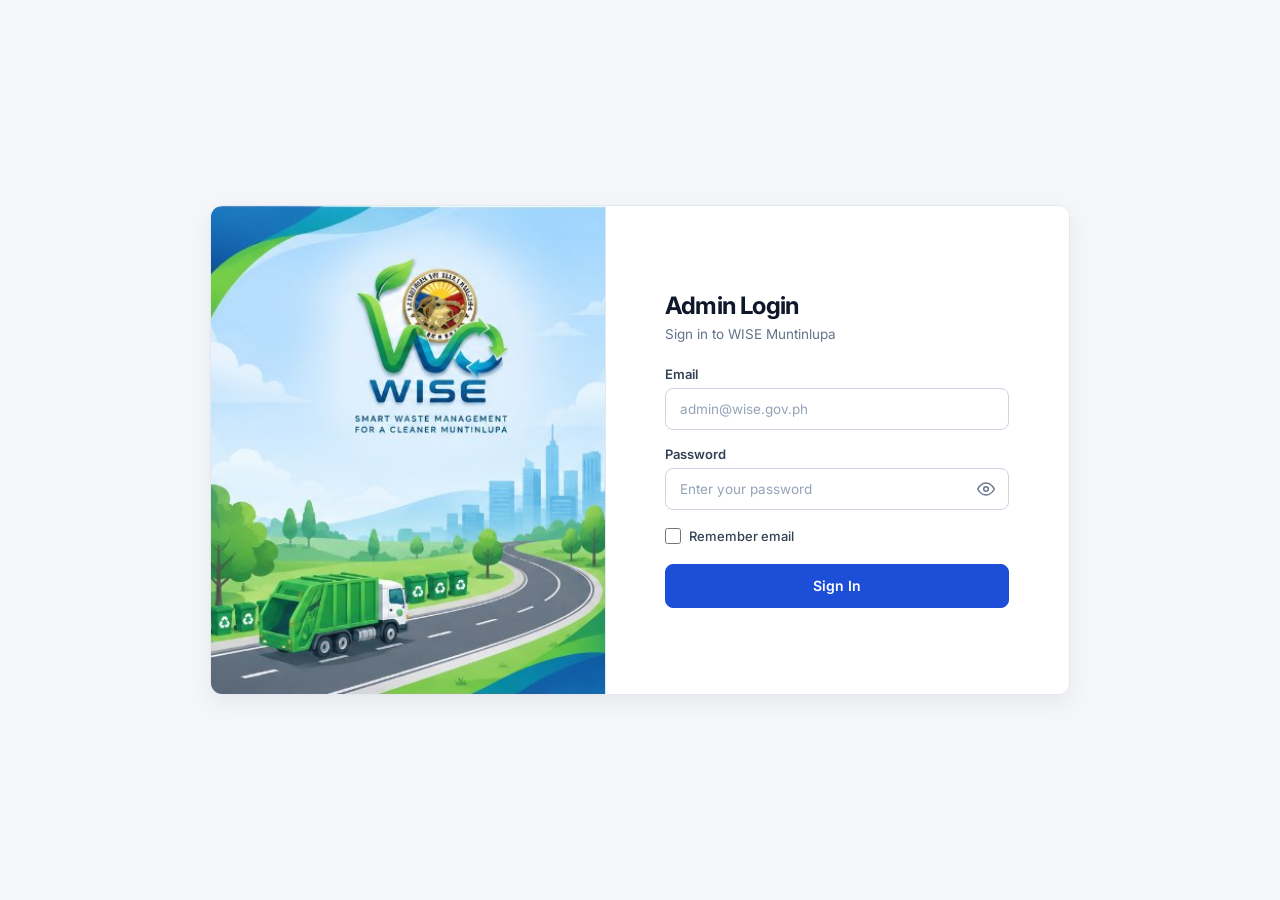
<file: index.html>
<!DOCTYPE html>
<html lang="en">
<head>
<meta charset="UTF-8">
<meta name="viewport" content="width=device-width, initial-scale=1.0">
<title>WISE SYSTEM — Admin Login</title>
<link rel="preconnect" href="https://fonts.googleapis.com">
<link rel="preconnect" href="https://fonts.gstatic.com" crossorigin>
<link href="https://fonts.googleapis.com/css2?family=Inter:wght@400;500;600;700;800&family=Outfit:wght@500;600;700;800&display=swap" rel="stylesheet">
<link rel="stylesheet" href="assets/css/login.css">
<link rel="icon" type="image/png" href="assets/images/logo wise.png">
</head>
<body>

<div class="login-card">
  <!-- Left Panel - Full-Bleed WISE Brand & Truck Scene -->
  <div class="left-panel">
    <img src="assets/images/login-hero-left.png" alt="WISE Smart Waste Management — For a Cleaner Muntinlupa" class="left-hero-img">
  </div>

  <!-- Right Panel - Clean Admin Login Form -->
  <div class="right-panel">
    <div class="form-wrapper">
      <div class="mobile-brand-badge">
        <img src="assets/images/logo wise.png" alt="WISE Logo">
        <span>WISE SYSTEM</span>
      </div>
      <div class="login-header">
        <h1 class="welcome-heading">Admin Login</h1>
        <p class="login-subtitle">Sign in to WISE Muntinlupa</p>
      </div>

      <form id="login-form">
        <div class="form-group">
          <label for="admin-id" class="input-label">Email</label>
          <div class="input-container">
            <input id="admin-id" type="email" placeholder="admin@wise.gov.ph" required autocomplete="email">
          </div>
        </div>

        <div class="form-group">
          <label for="password" class="input-label">Password</label>
          <div class="input-container">
            <input id="password" type="password" placeholder="Enter your password" required autocomplete="current-password">
            <button type="button" id="toggle-password-btn" class="eye-toggle-btn" onclick="togglePassword()" aria-label="Show password" aria-pressed="false">
              <svg id="eye-icon" viewBox="0 0 24 24" fill="none" stroke="currentColor" stroke-width="2" stroke-linecap="round" stroke-linejoin="round">
                <path d="M1 12s4-8 11-8 11 8 11 8-4 8-11 8-11-8-11-8z"></path>
                <circle cx="12" cy="12" r="3"></circle>
              </svg>
            </button>
          </div>
        </div>

        <label class="remember-row">
          <input type="checkbox" id="remember-me">
          <span>Remember email</span>
        </label>

        <button type="submit" class="login-btn">
          <span>Sign In</span>
        </button>
      </form>
    </div>
  </div>
</div>

<!-- Shared core modules -->
<script src="assets/js/core/config.js"></script>
<script src="assets/js/core/dom.js"></script>
<!-- Page entry point -->
<script src="assets/js/pages/login.js"></script>

</body>
</html>
</file>
<file: assets/css/login.css>
:root {
  --primary-blue: #1D4ED8;
  --primary-blue-hover: #1E40AF;
  --text-dark: #0F172A;
  --text-muted: #64748B;
  --text-label: #334155;
  --input-bg: #FFFFFF;
  --input-border: #CBD5E1;
  --canvas: #F4F6F9;
  --font-sans: 'Inter', -apple-system, BlinkMacSystemFont, "Segoe UI", Roboto, sans-serif;
}

* {
  box-sizing: border-box;
  margin: 0;
  padding: 0;
}

body {
  min-height: 100vh;
  min-height: 100dvh;
  display: flex;
  align-items: center;
  justify-content: center;
  background: var(--canvas);
  font-family: var(--font-sans);
  padding: max(20px, env(safe-area-inset-top)) max(20px, env(safe-area-inset-right)) max(20px, env(safe-area-inset-bottom)) max(20px, env(safe-area-inset-left));
  color: var(--text-dark);
  overflow-x: hidden;
  -webkit-font-smoothing: antialiased;
}

/* ── Main Split Container ── */
.login-card {
  display: flex;
  width: 100%;
  max-width: 860px;
  min-height: 490px;
  background: #FFFFFF;
  border: 1px solid #E2E8F0;
  border-radius: 12px;
  overflow: hidden;
  box-shadow: 0 8px 24px rgba(15, 23, 42, 0.06);
}

/* ── Left Panel (Brand Visual) ── */
.left-panel {
  flex: 0 0 46%;
  position: relative;
  overflow: hidden;
  background: #EFF6FF;
  border-right: 1px solid #E2E8F0;
  display: flex;
}

.left-hero-img {
  width: 100%;
  height: 100%;
  object-fit: cover;
  object-position: center center;
  display: block;
  user-select: none;
  -webkit-user-drag: none;
}

/* ── Right Panel (Clean Form) ── */
.right-panel {
  flex: 1;
  display: flex;
  align-items: center;
  justify-content: center;
  padding: 44px 48px;
  background: #FFFFFF;
}

.form-wrapper {
  width: 100%;
  max-width: 344px;
}

.mobile-brand-badge {
  display: none;
  align-items: center;
  gap: 8px;
  margin-bottom: 14px;
}

.mobile-brand-badge img {
  width: 26px;
  height: 26px;
  object-fit: contain;
  border-radius: 6px;
}

.mobile-brand-badge span {
  font-size: 13px;
  font-weight: 700;
  letter-spacing: 0.02em;
  color: var(--text-dark);
}

.login-header {
  margin-bottom: 24px;
}

.welcome-heading {
  font-size: 24px;
  font-weight: 700;
  color: var(--text-dark);
  letter-spacing: -0.025em;
  line-height: 1.2;
}

.login-subtitle {
  margin-top: 5px;
  font-size: 13.5px;
  font-weight: 400;
  color: var(--text-muted);
}

/* ── Form Inputs ── */
.form-group {
  margin-bottom: 16px;
}

.input-label {
  display: block;
  font-size: 13px;
  font-weight: 600;
  color: var(--text-label);
  margin-bottom: 6px;
  cursor: pointer;
}

.input-container {
  position: relative;
  display: flex;
  align-items: center;
}

.input-container input {
  width: 100%;
  height: 42px;
  background-color: var(--input-bg);
  border: 1px solid var(--input-border);
  border-radius: 8px;
  padding: 0 14px;
  font-size: 14px;
  color: var(--text-dark);
  font-family: inherit;
  outline: none;
  transition: border-color 0.15s ease, box-shadow 0.15s ease;
}

.input-container input#password {
  padding-right: 42px;
}

.input-container input::placeholder {
  color: #94A3B8;
  font-size: 13.5px;
}

.input-container input:hover {
  border-color: #94A3B8;
}

.input-container input:focus {
  border-color: var(--primary-blue);
  box-shadow: 0 0 0 3px rgba(29, 78, 216, 0.12);
}

.eye-toggle-btn {
  position: absolute;
  right: 8px;
  background: none;
  border: none;
  padding: 6px;
  border-radius: 6px;
  cursor: pointer;
  color: var(--text-muted);
  display: flex;
  align-items: center;
  justify-content: center;
  transition: color 0.15s ease, background-color 0.15s ease;
}

.eye-toggle-btn:hover {
  color: var(--text-dark);
  background: #F1F5F9;
}

.eye-toggle-btn:focus-visible,
.remember-row input[type="checkbox"]:focus-visible,
.login-btn:focus-visible {
  outline: 2px solid var(--primary-blue);
  outline-offset: 2px;
}

.eye-toggle-btn svg {
  width: 18px;
  height: 18px;
}

.login-spinner {
  width: 16px;
  height: 16px;
  border: 2px solid rgba(255, 255, 255, 0.35);
  border-top-color: #FFFFFF;
  border-radius: 50%;
  animation: loginSpin 0.7s linear infinite;
  flex-shrink: 0;
}

@keyframes loginSpin {
  to { transform: rotate(360deg); }
}

/* ── Remember Me ── */
.remember-row {
  display: inline-flex;
  align-items: center;
  gap: 8px;
  margin: 2px 0 20px;
  cursor: pointer;
  user-select: none;
}

.remember-row input[type="checkbox"] {
  width: 16px;
  height: 16px;
  border-radius: 4px;
  accent-color: var(--primary-blue);
  cursor: pointer;
}

.remember-row span {
  font-size: 13px;
  color: var(--text-label);
  font-weight: 500;
}

/* ── Primary Submit Button ── */
.login-btn {
  width: 100%;
  height: 44px;
  background: var(--primary-blue);
  color: #FFFFFF;
  border: 1px solid var(--primary-blue);
  border-radius: 8px;
  font-size: 14px;
  font-weight: 600;
  font-family: inherit;
  display: flex;
  align-items: center;
  justify-content: center;
  gap: 8px;
  cursor: pointer;
  transition: background-color 0.15s ease, border-color 0.15s ease;
}

.login-btn:hover:not(:disabled) {
  background: var(--primary-blue-hover);
  border-color: var(--primary-blue-hover);
}

.login-btn:disabled {
  opacity: 0.65;
  cursor: not-allowed;
}

/* ── Error Alert ── */
.error-message {
  background: #FEF2F2;
  border: 1px solid #FECACA;
  color: #B91C1C;
  padding: 10px 12px;
  border-radius: 8px;
  margin-top: 14px;
  font-size: 13px;
  font-weight: 500;
  text-align: center;
}

/* ── Responsive ── */
@media (max-width: 820px) {
  .login-card {
    flex-direction: column;
    max-width: 420px;
  }

  .left-panel {
    flex: none;
    height: 200px;
    border-right: none;
    border-bottom: 1px solid #E2E8F0;
  }

  .left-hero-img {
    object-position: center 22%;
  }

  .mobile-brand-badge {
    display: inline-flex;
  }

  .right-panel {
    padding: 28px 24px;
  }
}

@media (max-width: 480px) {
  body {
    padding: max(12px, env(safe-area-inset-top)) max(12px, env(safe-area-inset-right)) max(12px, env(safe-area-inset-bottom)) max(12px, env(safe-area-inset-left));
  }

  .login-card {
    max-width: 100%;
  }

  .left-panel {
    height: 175px;
  }

  .right-panel {
    padding: 24px 18px 26px;
  }

  .welcome-heading {
    font-size: 22px;
  }

  .input-container input {
    height: 44px;
    font-size: 16px;
  }

  .login-btn {
    height: 44px;
    font-size: 15px;
  }
}

@media (max-width: 360px) {
  .left-panel {
    height: 150px;
  }

  .right-panel {
    padding: 20px 14px 22px;
  }
}

@media (max-height: 540px) and (orientation: landscape) {
  body {
    align-items: flex-start;
    padding: 12px;
  }

  .login-card {
    flex-direction: row;
    max-width: 640px;
    min-height: auto;
  }

  .left-panel {
    flex: 0 0 40%;
    height: auto;
    border-right: 1px solid #E2E8F0;
    border-bottom: none;
  }

  .right-panel {
    padding: 20px 24px;
  }

  .welcome-heading {
    font-size: 20px;
  }

  .login-header {
    margin-bottom: 14px;
  }

  .form-group {
    margin-bottom: 12px;
  }

  .remember-row {
    margin: 2px 0 14px;
  }
}
</file>
<file: assets/css/global.css>
/* ==========================================================================
   WISE SYSTEM — Global Design System & App Shell
   Unified tokens, layout, navigation, buttons, modals, toasts, and states.
   ========================================================================== */

:root {
  /* Brand & Semantic Palette — Unified WISE Civic Operational System */
  --blue: #1d4ed8;
  --blue-dark: #1e40af;
  --blue-light: #2563eb;
  --blue-soft: #eff6ff;
  --blue-border: #bfdbfe;

  --green: #059669;
  --green-dark: #047857;
  --green-soft: #ecfdf5;
  --green-border: #a7f3d0;

  --amber: #d97706;
  --amber-dark: #b45309;
  --amber-soft: #fffbeb;
  --amber-border: #fde68a;

  --danger: #dc2626;
  --danger-dark: #b91c1c;
  --danger-soft: #fef2f2;
  --danger-border: #fecaca;

  --purple: #6d28d9;
  --purple-dark: #5b21b6;
  --purple-soft: #f5f3ff;
  --purple-border: #ddd6fe;

  /* Surfaces & Typography */
  --font-display: 'Inter', -apple-system, BlinkMacSystemFont, "Segoe UI", Roboto, sans-serif;
  --bg-page: #f4f6f9;
  --surface: #ffffff;
  --surface-subtle: #f8fafc;
  --surface-muted: #f1f5f9;
  --border: #e2e8f0;
  --border-soft: #eef2f6;
  --border-strong: #cbd5e1;
  --text-main: #0f172a;
  --text-secondary: #334155;
  --text-muted: #64748b;
  --text-faint: #94a3b8;
  --text-subtle: #94a3b8;

  /* Disciplined Geometry & Elevation (flat surfaces, shadows only on floating overlays) */
  --radius-lg: 10px;
  --radius-md: 8px;
  --radius-sm: 8px;
  --radius-xs: 6px;
  --shadow-xs: none;
  --shadow-sm: 0 1px 2px rgba(15, 23, 42, 0.04);
  --shadow-md: 0 4px 12px rgba(15, 23, 42, 0.08);
  --shadow-lg: 0 12px 24px rgba(15, 23, 42, 0.12);
  --shadow-modal: 0 20px 44px rgba(15, 23, 42, 0.22);

  /* Layout Dimensions & Stacking Scale */
  --sidebar-w: 244px;
  --mobile-topbar-h: 56px;
  --z-sidebar: 1050;
  --z-modal: 1200;
  --z-dialog: 1300;
  --z-toast: 2200;
  --ease-out: cubic-bezier(0.16, 1, 0.3, 1);
  --transition: background-color 0.15s ease, border-color 0.15s ease, color 0.15s ease;
}

*,
*::before,
*::after {
  box-sizing: border-box;
}

body {
  margin: 0;
  font-family: 'Inter', -apple-system, BlinkMacSystemFont, "Segoe UI", Roboto, Helvetica, Arial, sans-serif;
  background: var(--bg-page);
  color: var(--text-main);
  line-height: 1.5;
  -webkit-font-smoothing: antialiased;
  -moz-osx-font-smoothing: grayscale;
  overflow-x: hidden;
}

body.nav-drawer-open {
  overflow: hidden !important;
  touch-action: none;
}

/* ---------- Accessibility: Skip Link & Keyboard Focus ---------- */

.skip-link {
  position: fixed;
  top: -100px;
  left: 16px;
  z-index: 2500;
  padding: 10px 16px;
  background: var(--blue);
  color: #ffffff;
  font-size: 13px;
  font-weight: 700;
  border-radius: var(--radius-xs);
  text-decoration: none;
  box-shadow: var(--shadow-md);
  transition: top 0.16s ease;
}

.skip-link:focus {
  top: 12px;
  outline: 2px solid #ffffff;
  outline-offset: 2px;
}

a:focus-visible,
button:focus-visible,
input:focus-visible,
select:focus-visible,
textarea:focus-visible,
[role="button"]:focus-visible,
[tabindex]:focus-visible {
  outline: 2px solid var(--blue);
  outline-offset: 2px;
}

.sidebar a:focus-visible,
.sidebar button:focus-visible {
  outline-color: #93c5fd;
}

/* ---------- App Layout Shell ---------- */

.app {
  display: flex;
  min-height: 100vh;
  position: relative;
}

.main {
  flex: 1;
  min-width: 0;
  margin-left: var(--sidebar-w);
  padding: 24px 32px 40px;
  transition: margin-left 0.2s ease, padding 0.2s ease;
}

/* ---------- Mobile Topbar (Hidden on Desktop) ---------- */

.mobile-topbar {
  display: none;
  position: fixed;
  top: 0;
  left: 0;
  right: 0;
  height: var(--mobile-topbar-h);
  background: var(--surface);
  border-bottom: 1px solid var(--border);
  padding: 0 16px;
  align-items: center;
  justify-content: space-between;
  z-index: 999;
}

.mobile-menu-btn {
  width: 38px;
  height: 38px;
  border-radius: var(--radius-xs);
  border: 1px solid var(--border);
  background: var(--surface);
  color: var(--text-main);
  display: flex;
  align-items: center;
  justify-content: center;
  cursor: pointer;
  padding: 0;
  transition: var(--transition);
}

.mobile-menu-btn:hover,
.mobile-menu-btn:active {
  background: var(--surface-subtle);
  border-color: var(--border-strong);
  color: var(--blue);
}

.mobile-menu-btn svg {
  width: 19px;
  height: 19px;
}

.mobile-brand {
  display: flex;
  align-items: center;
  gap: 8px;
}

.mobile-logo-img {
  width: 26px;
  height: 26px;
  object-fit: contain;
  border-radius: 6px;
}

.mobile-title {
  font-family: var(--font-display);
  font-size: 15px;
  font-weight: 700;
  color: var(--text-main);
  letter-spacing: -0.02em;
}

.mobile-top-right {
  display: flex;
  align-items: center;
  gap: 8px;
}

.mobile-user-avatar {
  width: 32px;
  height: 32px;
  border-radius: 50%;
  background: var(--surface-muted);
  color: var(--text-secondary);
  display: flex;
  align-items: center;
  justify-content: center;
  border: 1px solid var(--border);
  text-decoration: none;
  font-family: var(--font-display);
  font-size: 12px;
  font-weight: 600;
}

.mobile-user-avatar svg {
  width: 16px;
  height: 16px;
}

/* ---------- Sidebar (Desktop Fixed / Mobile Off-canvas Drawer) ---------- */

.sidebar {
  position: fixed;
  top: 0;
  left: 0;
  width: var(--sidebar-w);
  height: 100vh;
  background: #0f172a;
  border-right: 1px solid #1e293b;
  display: flex;
  flex-direction: column;
  padding: 20px 12px 16px;
  z-index: 1050;
  overflow-x: hidden;
  overflow-y: auto;
  transition: transform 0.22s var(--ease-out);
}

.sidebar-brand {
  position: relative;
  display: flex;
  align-items: center;
  gap: 11px;
  padding: 2px 8px 18px;
  margin-bottom: 14px;
  border-bottom: 1px solid #1e293b;
  text-align: left;
}

.sidebar-brand .badge {
  width: 36px;
  height: 36px;
  border-radius: 8px;
  background: #ffffff;
  padding: 4px;
  display: flex;
  align-items: center;
  justify-content: center;
  flex-shrink: 0;
}

.sidebar-brand .badge img {
  width: 100%;
  height: 100%;
  object-fit: contain;
}

.sidebar-brand h1 {
  font-family: var(--font-display);
  font-size: 15px;
  font-weight: 700;
  color: #f8fafc;
  line-height: 1.2;
  margin: 0;
  letter-spacing: -0.01em;
}

.sidebar-brand h1 .brand-sub {
  color: #94a3b8;
  display: block;
  font-size: 11px;
  font-weight: 500;
  letter-spacing: 0.04em;
  margin-top: 1px;
}

.sidebar-drawer-close {
  display: none;
  position: absolute;
  top: 2px;
  right: 2px;
  width: 30px;
  height: 30px;
  border-radius: 6px;
  border: 1px solid #334155;
  background: transparent;
  color: #cbd5e1;
  align-items: center;
  justify-content: center;
  cursor: pointer;
  padding: 0;
  transition: var(--transition);
}

.sidebar-drawer-close:hover {
  background: #1e293b;
  color: #ffffff;
}

.sidebar-drawer-close svg {
  width: 15px;
  height: 15px;
}

.sidebar-nav {
  display: flex;
  flex-direction: column;
  gap: 2px;
}

.nav-item {
  display: flex;
  align-items: center;
  gap: 11px;
  padding: 9px 12px;
  border-radius: 7px;
  text-decoration: none;
  color: #94a3b8;
  font-size: 13.5px;
  font-weight: 500;
  border: 1px solid transparent;
  transition: var(--transition);
  position: relative;
}

.nav-item svg {
  width: 18px;
  height: 18px;
  flex-shrink: 0;
  color: #64748b;
  transition: color 0.15s ease;
}

.nav-item:hover {
  background: rgba(255, 255, 255, 0.05);
  color: #f1f5f9;
}

.nav-item:hover svg {
  color: #cbd5e1;
}

.nav-item.active {
  background: #1e293b;
  color: #ffffff;
  font-weight: 600;
}

.nav-item.active::before {
  content: '';
  position: absolute;
  left: 0;
  top: 6px;
  bottom: 6px;
  width: 3px;
  border-radius: 0 2px 2px 0;
  background: #3b82f6;
}

.nav-item.active svg {
  color: #60a5fa;
}

.sidebar-footer {
  margin-top: auto;
  border-top: 1px solid #1e293b;
  padding-top: 12px;
  display: flex;
  flex-direction: column;
  gap: 6px;
}

/* Sidebar Admin Identity Row */
.sidebar-user {
  display: flex;
  align-items: center;
  gap: 10px;
  padding: 8px 10px;
  border-radius: 7px;
}

.sidebar-user-avatar {
  width: 32px;
  height: 32px;
  border-radius: 50%;
  background: #1e293b;
  border: 1px solid #334155;
  color: #e2e8f0;
  display: flex;
  align-items: center;
  justify-content: center;
  flex-shrink: 0;
  font-family: var(--font-display);
  font-size: 12px;
  font-weight: 600;
}

.sidebar-user-avatar svg {
  width: 16px;
  height: 16px;
}

.sidebar-user-info {
  min-width: 0;
  flex: 1;
}

.sidebar-user-name {
  font-size: 13px;
  font-weight: 600;
  color: #f8fafc;
  white-space: nowrap;
  overflow: hidden;
  text-overflow: ellipsis;
  line-height: 1.3;
}

.sidebar-user-role {
  font-size: 11.5px;
  font-weight: 400;
  color: #94a3b8;
  text-transform: capitalize;
  white-space: nowrap;
  overflow: hidden;
  text-overflow: ellipsis;
  line-height: 1.3;
}

.nav-item.logout {
  color: #f87171;
  padding: 8px 12px;
  font-weight: 500;
}

.nav-item.logout svg {
  color: #f87171;
}

.nav-item.logout:hover {
  background: rgba(239, 68, 68, 0.12);
  color: #fca5a5;
}

.nav-item.logout:hover svg {
  color: #fca5a5;
}

/* Sidebar Backdrop Overlay */
.sidebar-backdrop {
  display: none;
  position: fixed;
  inset: 0;
  background: rgba(15, 23, 42, 0.48);
  z-index: 1040;
  opacity: 0;
  transition: opacity 0.2s ease;
}

.sidebar-backdrop.active {
  display: block;
  opacity: 1;
}

/* ---------- Shared Page Header ---------- */

.page-header {
  display: flex;
  align-items: center;
  justify-content: space-between;
  gap: 16px;
  flex-wrap: wrap;
  margin-bottom: 20px;
}

.page-eyebrow {
  display: none;
}

.page-header h2 {
  font-family: var(--font-display);
  font-size: 22px;
  font-weight: 700;
  color: var(--text-main);
  margin: 0;
  letter-spacing: -0.025em;
  line-height: 1.25;
}

.page-header p {
  color: var(--text-muted);
  font-size: 13px;
  margin: 3px 0 0;
  line-height: 1.45;
}

.page-header-actions {
  display: flex;
  align-items: center;
  gap: 8px;
  flex-wrap: wrap;
  flex-shrink: 0;
}

/* ---------- Unified Operational KPI Strip ---------- */

.kpi-strip {
  display: grid;
  grid-template-columns: repeat(4, minmax(0, 1fr));
  background: var(--surface);
  border: 1px solid var(--border);
  border-radius: var(--radius-lg);
  margin-bottom: 18px;
  overflow: hidden;
}

.kpi-strip.cols-3 {
  grid-template-columns: repeat(3, minmax(0, 1fr));
}

.kpi-cell {
  padding: 16px 20px;
  border-right: 1px solid var(--border);
  display: flex;
  flex-direction: column;
  gap: 4px;
  min-width: 0;
}

.kpi-cell:last-child {
  border-right: none;
}

.kpi-label {
  font-size: 12px;
  font-weight: 500;
  color: var(--text-muted);
  line-height: 1.3;
}

.kpi-value {
  font-size: 24px;
  font-weight: 700;
  color: var(--text-main);
  line-height: 1.15;
  letter-spacing: -0.025em;
  font-variant-numeric: tabular-nums;
}

.kpi-value.accent-blue { color: var(--blue); }
.kpi-value.accent-green { color: var(--green-dark); }
.kpi-value.accent-amber { color: var(--amber-dark); }
.kpi-value.accent-danger { color: var(--danger); }

.kpi-sub {
  font-size: 12px;
  color: var(--text-muted);
  line-height: 1.35;
}

.card {
  background: var(--surface);
  border: 1px solid var(--border);
  border-radius: var(--radius-lg);
  padding: 20px;
}

/* ---------- Shared Buttons ---------- */

.btn {
  display: inline-flex;
  align-items: center;
  justify-content: center;
  gap: 7px;
  padding: 8px 14px;
  border: 1px solid transparent;
  border-radius: var(--radius-sm);
  font-family: inherit;
  font-size: 13px;
  font-weight: 600;
  cursor: pointer;
  transition: var(--transition);
  text-decoration: none;
  white-space: nowrap;
  line-height: 1.3;
}

.btn svg {
  width: 15px;
  height: 15px;
  flex-shrink: 0;
}

.btn:disabled {
  opacity: 0.55;
  cursor: not-allowed;
}

.btn-primary {
  background: var(--blue);
  border-color: var(--blue);
  color: #ffffff;
}

.btn-primary:hover:not(:disabled) {
  background: var(--blue-dark);
  border-color: var(--blue-dark);
}

.btn-secondary {
  background: var(--surface);
  color: var(--text-secondary);
  border-color: var(--border-strong);
}

.btn-secondary:hover:not(:disabled) {
  background: var(--surface-subtle);
  border-color: #94a3b8;
  color: var(--text-main);
}

.btn-danger {
  background: var(--danger);
  border-color: var(--danger);
  color: #ffffff;
}

.btn-danger:hover:not(:disabled) {
  background: var(--danger-dark);
  border-color: var(--danger-dark);
}

.btn-warning {
  background: var(--amber);
  border-color: var(--amber);
  color: #ffffff;
}

.btn-warning:hover:not(:disabled) {
  background: var(--amber-dark);
  border-color: var(--amber-dark);
}

.btn.loading {
  position: relative;
  pointer-events: none;
}

.btn-spinner {
  display: inline-block;
  width: 14px;
  height: 14px;
  border: 2px solid currentColor;
  border-right-color: transparent;
  border-radius: 50%;
  animation: wiseSpin 0.65s linear infinite;
  flex-shrink: 0;
}

/* Shared Search Clear Button */
.search-clear-btn {
  position: absolute;
  right: 8px;
  top: 50%;
  transform: translateY(-50%);
  width: 24px;
  height: 24px;
  border: none;
  border-radius: 50%;
  background: transparent;
  color: var(--text-faint);
  display: none;
  align-items: center;
  justify-content: center;
  cursor: pointer;
  padding: 0;
  transition: var(--transition);
}

.search-clear-btn.visible {
  display: inline-flex;
}

.search-clear-btn:hover {
  background: var(--surface-muted);
  color: var(--text-main);
}

.search-clear-btn svg {
  width: 13px;
  height: 13px;
}

/* Shared Semantic Status Tags */
.status-pill {
  display: inline-flex;
  align-items: center;
  gap: 5px;
  padding: 3px 8px;
  border-radius: var(--radius-xs);
  font-size: 11.5px;
  font-weight: 600;
  white-space: nowrap;
  border: 1px solid transparent;
}

.status-pill.upcoming { background: var(--blue-soft); color: var(--blue-dark); border-color: var(--blue-border); }
.status-pill.arriving { background: #e0f2fe; color: #0369a1; border-color: #bae6fd; }
.status-pill.completed { background: var(--green-soft); color: var(--green-dark); border-color: var(--green-border); }
.status-pill.delayed { background: var(--amber-soft); color: var(--amber-dark); border-color: var(--amber-border); }
.status-pill.cancelled { background: var(--danger-soft); color: var(--danger-dark); border-color: var(--danger-border); }
.status-pill.neutral { background: var(--surface-muted); color: var(--text-secondary); border-color: var(--border); }

.btn-sm {
  padding: 6px 11px;
  font-size: 12.5px;
  border-radius: var(--radius-xs);
}

.btn-sm svg {
  width: 14px;
  height: 14px;
}

.btn-icon {
  width: 32px;
  height: 32px;
  display: inline-flex;
  align-items: center;
  justify-content: center;
  border: 1px solid var(--border);
  border-radius: var(--radius-xs);
  background: var(--surface);
  cursor: pointer;
  transition: var(--transition);
  color: var(--text-muted);
  padding: 0;
}

.btn-icon svg {
  width: 15px;
  height: 15px;
}

.btn-icon:hover {
  border-color: var(--blue);
  color: var(--blue);
  background: var(--blue-soft);
}

.btn-icon.danger:hover {
  border-color: var(--danger);
  color: var(--danger);
  background: var(--danger-soft);
}

/* ---------- Shared Modals & Confirm Dialogs ---------- */

.modal-overlay {
  position: fixed;
  inset: 0;
  background: rgba(15, 23, 42, 0.48);
  display: flex;
  align-items: center;
  justify-content: center;
  z-index: var(--z-modal);
  opacity: 0;
  visibility: hidden;
  transition: opacity 0.18s ease, visibility 0.18s ease;
  padding: 16px;
}

.modal-overlay.wise-dialog-overlay {
  z-index: var(--z-dialog);
}

.wise-dialog-modal {
  max-width: 420px;
}

.wise-dialog-body {
  padding: 28px 24px 20px;
}

.wise-dialog-field {
  margin-top: 16px;
  text-align: left;
}

.wise-dialog-field label {
  display: block;
  font-size: 12.5px;
  font-weight: 600;
  color: var(--text-secondary);
  margin-bottom: 6px;
}

.wise-dialog-field input {
  width: 100%;
  padding: 10px 12px;
  border: 1px solid var(--border-strong);
  border-radius: var(--radius-sm);
  font-family: inherit;
  font-size: 13.5px;
  color: var(--text-main);
  background: var(--surface);
}

.wise-dialog-field input:focus {
  border-color: var(--blue);
  box-shadow: 0 0 0 3px rgba(37, 99, 235, 0.12);
  outline: none;
}

.wise-dialog-error {
  margin: 6px 0 0;
  font-size: 12px;
  font-weight: 600;
  color: var(--danger);
  display: none;
}

.wise-dialog-actions {
  display: flex;
  justify-content: flex-end;
  gap: 10px;
  padding: 14px 24px;
  border-top: 1px solid var(--border);
  background: #fafafa;
}

.confirm-icon.warning {
  background: var(--amber-soft);
  color: var(--amber-dark);
  border: 1px solid var(--amber-border);
}

.confirm-icon.info {
  background: var(--blue-soft);
  color: var(--blue);
  border: 1px solid var(--blue-border);
}

.modal-overlay.active,
.modal-overlay.show {
  opacity: 1;
  visibility: visible;
}

.modal {
  background: var(--surface);
  border-radius: var(--radius-lg);
  width: 100%;
  max-width: 520px;
  max-height: 90vh;
  overflow-y: auto;
  box-shadow: var(--shadow-modal);
  border: 1px solid var(--border);
  transform: scale(0.96) translateY(10px);
  transition: transform 0.22s var(--ease-out);
}

.modal-overlay.active .modal,
.modal-overlay.show .modal {
  transform: scale(1) translateY(0);
}

.modal-header {
  display: flex;
  align-items: center;
  justify-content: space-between;
  padding: 18px 24px;
  border-bottom: 1px solid var(--border);
  background: #fafafa;
}

.modal-header h3 {
  margin: 0;
  font-family: 'Outfit', 'Inter', sans-serif;
  font-size: 17px;
  font-weight: 700;
  color: var(--text-main);
  display: flex;
  align-items: center;
  gap: 8px;
}

.modal-close,
.modal-close-btn {
  width: 32px;
  height: 32px;
  display: flex;
  align-items: center;
  justify-content: center;
  border: 1px solid var(--border);
  background: var(--surface);
  border-radius: var(--radius-xs);
  cursor: pointer;
  color: var(--text-muted);
  transition: var(--transition);
  padding: 0;
}

.modal-close:hover,
.modal-close-btn:hover {
  background: var(--border-soft);
  color: var(--text-main);
  border-color: #cbd5e1;
}

.modal-close svg,
.modal-close-btn svg {
  width: 16px;
  height: 16px;
}

.modal-body {
  padding: 24px;
}

.modal-footer {
  display: flex;
  align-items: center;
  justify-content: flex-end;
  gap: 10px;
  padding: 16px 24px;
  border-top: 1px solid var(--border);
  background: #fafafa;
}

.confirm-icon {
  width: 60px;
  height: 60px;
  border-radius: 50%;
  display: flex;
  align-items: center;
  justify-content: center;
  margin: 0 auto 18px;
}

.confirm-icon.danger {
  background: var(--danger-soft);
  color: var(--danger);
  border: 1px solid var(--danger-border);
}

.confirm-icon svg {
  width: 28px;
  height: 28px;
}

.confirm-text {
  text-align: center;
}

.confirm-text h3 {
  margin: 0 0 8px;
  font-family: 'Outfit', 'Inter', sans-serif;
  font-size: 18px;
  font-weight: 700;
  color: var(--text-main);
}

.confirm-text p {
  margin: 0;
  color: var(--text-muted);
  font-size: 13.5px;
  line-height: 1.5;
}

.confirm-text p strong {
  color: var(--text-main);
}

/* ---------- Shared Toast Notifications ---------- */

.toast-container,
.wc-toast-container {
  position: fixed;
  top: 24px;
  right: 24px;
  z-index: var(--z-toast);
  display: flex;
  flex-direction: column;
  gap: 10px;
  pointer-events: none;
}

.toast {
  pointer-events: auto;
  display: flex;
  align-items: center;
  gap: 11px;
  padding: 12px 14px 12px 16px;
  border-radius: var(--radius-md);
  box-shadow: 0 12px 28px -6px rgba(15, 23, 42, 0.16), 0 4px 10px -2px rgba(15, 23, 42, 0.08);
  font-size: 13.5px;
  font-weight: 600;
  min-width: 280px;
  max-width: 420px;
  background: var(--surface);
  border: 1px solid var(--border);
  animation: toastSlideIn 0.28s var(--ease-out);
}

.toast-msg {
  flex: 1;
  min-width: 0;
  line-height: 1.4;
}

.toast-close {
  width: 24px;
  height: 24px;
  border: none;
  border-radius: 6px;
  background: transparent;
  color: currentColor;
  opacity: 0.65;
  display: inline-flex;
  align-items: center;
  justify-content: center;
  cursor: pointer;
  padding: 0;
  flex-shrink: 0;
  transition: opacity 0.15s ease, background 0.15s ease;
}

.toast-close:hover {
  opacity: 1;
  background: rgba(15, 23, 42, 0.08);
}

.toast-close svg {
  width: 14px;
  height: 14px;
}

.toast.removing {
  animation: toastSlideOut 0.25s ease forwards;
}

.toast svg {
  width: 19px;
  height: 19px;
  flex-shrink: 0;
}

.toast.success {
  background: #f0fdf4;
  color: #166534;
  border-color: #bbf7d0;
}

.toast.error {
  background: #fef2f2;
  color: #991b1b;
  border-color: #fecaca;
}

.toast.warning {
  background: #fffbeb;
  color: #92400e;
  border-color: #fde68a;
}

.toast.info {
  background: #eff6ff;
  color: #1e40af;
  border-color: #bfdbfe;
}

@keyframes toastSlideIn {
  from {
    transform: translateX(100%);
    opacity: 0;
  }
  to {
    transform: translateX(0);
    opacity: 1;
  }
}

@keyframes toastSlideOut {
  from {
    transform: translateX(0);
    opacity: 1;
  }
  to {
    transform: translateX(100%);
    opacity: 0;
  }
}

/* ---------- Shared Loading & Empty States ---------- */

.loading-state,
.empty-state {
  display: flex;
  flex-direction: column;
  align-items: center;
  justify-content: center;
  padding: 56px 20px;
  text-align: center;
}

.spinner {
  width: 36px;
  height: 36px;
  border: 3px solid var(--border);
  border-top-color: var(--blue);
  border-radius: 50%;
  animation: wiseSpin 0.75s linear infinite;
}

.loading-state p {
  margin: 14px 0 0;
  color: var(--text-muted);
  font-size: 13.5px;
  font-weight: 500;
}

.empty-state svg {
  width: 48px;
  height: 48px;
  color: #cbd5e1;
  margin-bottom: 12px;
}

.empty-state h4 {
  margin: 0 0 6px;
  font-family: 'Outfit', 'Inter', sans-serif;
  font-size: 16px;
  font-weight: 700;
  color: var(--text-main);
}

.empty-state p {
  margin: 0;
  color: var(--text-muted);
  font-size: 13.5px;
  max-width: 360px;
}

@keyframes wiseSpin {
  to {
    transform: rotate(360deg);
  }
}

/* ---------- Responsive Breakpoints ---------- */

@media (max-width: 1024px) {
  .mobile-topbar {
    display: flex;
    padding-left: max(16px, env(safe-area-inset-left));
    padding-right: max(16px, env(safe-area-inset-right));
  }

  .main {
    margin-left: 0;
    padding: calc(var(--mobile-topbar-h) + 18px) 20px 36px;
    width: 100%;
    max-width: 100vw;
  }

  .sidebar {
    width: min(var(--sidebar-w), 82vw);
    transform: translateX(-100%);
    box-shadow: none;
    padding-top: max(24px, env(safe-area-inset-top));
    padding-bottom: max(20px, env(safe-area-inset-bottom));
    padding-left: max(16px, env(safe-area-inset-left));
  }

  .sidebar.open {
    transform: translateX(0);
    box-shadow: 0 20px 60px rgba(0, 0, 0, 0.48);
  }

  .sidebar-drawer-close {
    display: flex;
  }
}

@media (max-width: 768px) {
  .main {
    padding: calc(var(--mobile-topbar-h) + 16px) 16px 32px;
  }

  .kpi-strip {
    grid-template-columns: repeat(2, minmax(0, 1fr));
  }

  .kpi-strip.cols-3 {
    grid-template-columns: repeat(3, minmax(0, 1fr));
  }

  .kpi-cell {
    border-bottom: 1px solid var(--border);
  }

  .kpi-strip:not(.cols-3) .kpi-cell:nth-child(2n) {
    border-right: none;
  }

  .kpi-strip:not(.cols-3) .kpi-cell:nth-last-child(-n+2) {
    border-bottom: none;
  }

  .kpi-strip.cols-3 .kpi-cell {
    border-bottom: none;
  }

  .page-header {
    flex-direction: column;
    align-items: stretch;
    gap: 12px;
    margin-bottom: 16px;
  }

  .page-header-actions {
    display: flex;
    flex-wrap: wrap;
    gap: 10px;
    width: 100%;
  }

  .page-header-actions .btn {
    flex: 1;
    min-width: 130px;
    justify-content: center;
  }
}

@media (max-width: 640px) {
  .main {
    padding: calc(var(--mobile-topbar-h) + 12px) 12px 28px;
  }

  .page-header h2 {
    font-size: 22px;
    line-height: 1.2;
  }

  .page-header p {
    font-size: 13px;
  }

  .card {
    padding: 16px;
    border-radius: var(--radius-md);
  }

  /* Universal Mobile Modal Optimization */
  .modal-overlay {
    padding: 10px;
    align-items: flex-end;
  }

  .modal {
    max-width: 100%;
    max-height: calc(100vh - 24px);
    border-radius: 14px 14px 10px 10px;
    margin: 0 auto;
  }

  .kpi-strip.cols-3 {
    grid-template-columns: 1fr;
  }

  .kpi-strip.cols-3 .kpi-cell {
    border-right: none;
    border-bottom: 1px solid var(--border);
  }

  .kpi-strip.cols-3 .kpi-cell:last-child {
    border-bottom: none;
  }

  .modal-header {
    padding: 14px 16px;
  }

  .modal-header h3 {
    font-size: 16px;
  }

  .modal-body {
    padding: 16px;
  }

  .modal-footer {
    padding: 12px 16px;
    flex-direction: column-reverse;
    gap: 8px;
    width: 100%;
  }

  .modal-footer .btn {
    width: 100%;
    justify-content: center;
    min-height: 44px;
  }

  /* Prevent iOS zoom on text-entry focus without distorting compact controls */
  input:not([type="checkbox"]):not([type="radio"]):not([type="time"]):not([type="date"]),
  select,
  textarea {
    font-size: 16px !important;
  }

  /* Form row stacks on mobile */
  .form-row {
    grid-template-columns: 1fr;
    gap: 12px;
  }

  .btn {
    min-height: 42px;
    padding: 9px 16px;
  }

  .toast-container,
  .wc-toast-container {
    top: calc(var(--mobile-topbar-h) + 10px);
    right: 12px;
    left: 12px;
  }

  .toast {
    min-width: 0;
    max-width: 100%;
    font-size: 13px;
    padding: 11px 14px;
  }

  /* Responsive table scroll helper */
  .table-wrap {
    margin: 0 -12px;
    padding: 0 12px;
    width: calc(100% + 24px);
    overflow-x: auto;
    -webkit-overflow-scrolling: touch;
    scrollbar-width: thin;
  }
}

@media (max-width: 420px) {
  .main {
    padding: calc(var(--mobile-topbar-h) + 10px) 10px 24px;
  }

  .mobile-brand .mobile-title {
    font-size: 14px;
  }

  .mobile-logo-img {
    width: 26px;
    height: 26px;
  }

  .page-header h2 {
    font-size: 20px;
  }
}

/* Touch Device Optimization */
@media (hover: none) and (pointer: coarse) {
  .nav-item {
    padding: 13px 16px;
    font-size: 14.5px;
  }

  button,
  input,
  select,
  textarea {
    touch-action: manipulation;
  }

  .btn {
    min-height: 44px;
  }
}
</file>
<file: assets/css/dashboard.css>
/* =======================================================================
   WISE System — Executive Dashboard Styles
   High-performance, modern civic-tech UI design system.
   Crafted with layered depth, fluid glassmorphism, animated spline curves,
   interactive pie/donut graphs, and responsive telemetry widgets.
   ======================================================================= */

.db-page {
  --db-ink: #0f172a;
  --db-ink-soft: #334155;
  --db-muted: #64748b;
  --db-faint: #94a3b8;
  --db-line: #e2e8f0;
  --db-line-soft: #eef2f6;
  --db-surface: #ffffff;
  --db-raise: #f8fafc;
  --db-paper: #f4f6f9;

  --db-blue: #1d4ed8;
  --db-blue-deep: #1e40af;
  --db-blue-light: #2563eb;
  --db-blue-soft: #eff6ff;
  --db-blue-tint: #dbeafe;

  --db-green: #059669;
  --db-green-deep: #047857;
  --db-green-soft: #ecfdf5;
  --db-green-tint: #d1fae5;

  --db-amber: #d97706;
  --db-amber-deep: #b45309;
  --db-amber-soft: #fffbeb;
  --db-amber-tint: #fef3c7;

  --db-red: #dc2626;
  --db-red-deep: #b91c1c;
  --db-red-soft: #fef2f2;
  --db-red-tint: #fee2e2;

  --db-purple: #6d28d9;
  --db-purple-deep: #5b21b6;
  --db-purple-soft: #f5f3ff;
  --db-purple-tint: #ede9fe;

  --db-slate: #64748b;
  --db-slate-tint: #f1f5f9;

  --db-bio: #10b981;
  --db-rec: #2563eb;
  --db-ewaste: #8b5cf6;
  --db-haz: #ef4444;
  --db-res: #64748b;

  --db-radius: 10px;
  --db-radius-sm: 8px;
  --db-radius-xs: 6px;
  --db-shadow-xs: none;
  --db-shadow: none;
  --db-shadow-lift: none;
  --db-ease: cubic-bezier(0.16, 1, 0.3, 1);
  --db-transition: background-color 0.15s ease, border-color 0.15s ease, color 0.15s ease;
}

.db-page *,
.db-page *::before,
.db-page *::after {
  box-sizing: border-box;
}

@keyframes db-spin {
  to { transform: rotate(360deg); }
}

/* -----------------------------------------------------------------------
   Page Header & Integrated Period Controls
   ----------------------------------------------------------------------- */

.db-head {
  display: flex;
  align-items: center;
  justify-content: space-between;
  gap: 16px;
  margin-bottom: 16px;
  flex-wrap: wrap;
}

.db-head-info {
  flex: 1;
  min-width: 220px;
}

.db-title {
  font-family: var(--font-display);
  font-size: 22px;
  font-weight: 700;
  color: var(--db-ink);
  letter-spacing: -0.025em;
  line-height: 1.25;
  margin: 0;
}

.db-subtitle {
  font-size: 13px;
  color: var(--db-muted);
  line-height: 1.45;
  margin: 3px 0 0;
}

.db-head-right {
  display: flex;
  align-items: center;
  gap: 8px;
  flex-wrap: wrap;
  flex-shrink: 0;
}

.db-month-stepper {
  display: inline-flex;
  align-items: center;
  background: var(--db-surface);
  border: 1px solid var(--db-line);
  border-radius: var(--db-radius-sm);
  padding: 2px;
  gap: 2px;
}

.db-month-btn {
  width: 30px;
  height: 30px;
  display: inline-flex;
  align-items: center;
  justify-content: center;
  border: none;
  border-radius: var(--db-radius-xs);
  background: transparent;
  color: var(--db-muted);
  cursor: pointer;
  transition: var(--db-transition);
}

.db-month-btn svg {
  width: 15px;
  height: 15px;
}

.db-month-btn:hover:not(:disabled) {
  background: var(--db-raise);
  color: var(--db-ink);
}

.db-month-btn:disabled {
  opacity: 0.35;
  cursor: not-allowed;
}

.db-month-current {
  display: inline-flex;
  align-items: center;
  padding: 5px 10px;
  border: none;
  border-radius: var(--db-radius-xs);
  background: transparent;
  color: var(--db-ink);
  font-family: inherit;
  font-size: 13px;
  font-weight: 600;
  cursor: pointer;
  transition: var(--db-transition);
}

.db-month-current:hover {
  background: var(--db-raise);
  color: var(--db-blue);
}

.db-period-jump-btn {
  padding: 7px 11px;
  border: 1px solid var(--db-line);
  border-radius: var(--db-radius-sm);
  background: var(--db-surface);
  color: var(--db-ink-soft);
  font-family: inherit;
  font-size: 12.5px;
  font-weight: 600;
  cursor: pointer;
  transition: var(--db-transition);
}

.db-period-jump-btn:hover {
  border-color: var(--db-blue);
  color: var(--db-blue);
  background: var(--db-blue-soft);
}

.db-refresh-btn {
  display: inline-flex;
  align-items: center;
  gap: 6px;
  padding: 7px 12px;
  background: var(--db-surface);
  border: 1px solid var(--db-line);
  border-radius: var(--db-radius-sm);
  color: var(--db-ink-soft);
  font-family: inherit;
  font-size: 12.5px;
  font-weight: 500;
  cursor: pointer;
  transition: var(--db-transition);
}

.db-refresh-btn svg {
  width: 14px;
  height: 14px;
  color: var(--db-muted);
}

.db-refresh-btn:hover {
  color: var(--db-ink);
  border-color: #cbd5e1;
  background: var(--db-raise);
}

.db-refresh-btn.is-syncing svg {
  animation: db-spin 0.8s linear infinite;
}

.db-updated {
  font-variant-numeric: tabular-nums;
}

/* -----------------------------------------------------------------------
   Shared Card Shell
   ----------------------------------------------------------------------- */

.db-card,
.db-rail-card {
  background: var(--db-surface);
  border: 1px solid var(--db-line);
  border-radius: var(--db-radius);
}

.db-card {
  padding: 20px 22px;
}

.db-card-title {
  font-family: var(--font-display);
  font-size: 15px;
  font-weight: 600;
  color: var(--db-ink);
  letter-spacing: -0.015em;
  margin: 0 0 2px;
}

.db-card-sub {
  font-size: 12.5px;
  color: var(--db-muted);
  line-height: 1.4;
  margin: 0;
}

/* -----------------------------------------------------------------------
   7-Day Collection Operations Rail
   ----------------------------------------------------------------------- */

.db-rail-card {
  padding: 18px 20px 16px;
  margin-bottom: 18px;
}

.db-rail-head {
  display: flex;
  align-items: center;
  justify-content: space-between;
  gap: 12px;
  flex-wrap: wrap;
  padding-bottom: 14px;
  margin-bottom: 14px;
  border-bottom: 1px solid var(--db-line-soft);
}

.db-rail-title-wrap {
  display: flex;
  align-items: center;
  gap: 10px;
  min-width: 0;
}

.db-rail-title {
  font-family: var(--font-display);
  font-size: 15px;
  font-weight: 600;
  color: var(--db-ink);
  letter-spacing: -0.015em;
  line-height: 1.25;
  margin: 0 0 2px;
}

.db-rail-sub {
  font-size: 12.5px;
  color: var(--db-muted);
  line-height: 1.4;
  margin: 0;
}

.db-rail-badge {
  font-size: 12px;
  font-weight: 500;
  color: var(--db-muted);
  font-variant-numeric: tabular-nums;
  white-space: nowrap;
}

/* Header Statistics & Dispatch Rate Bar */
.db-rail-meta-row {
  display: flex;
  align-items: center;
  justify-content: space-between;
  gap: 14px;
  flex-wrap: wrap;
  margin-bottom: 16px;
}

.db-rail-summary-chips {
  display: flex;
  align-items: center;
  gap: 8px;
  flex-wrap: wrap;
}

.db-rail-chip {
  display: inline-flex;
  align-items: center;
  gap: 6px;
  padding: 4.5px 11px;
  border-radius: 8px;
  font-size: 12px;
  font-weight: 500;
  border: 1px solid #e2e8f0;
  background: #f8fafc;
  color: #475569;
  line-height: 1.3;
}

.db-rail-chip strong {
  font-variant-numeric: tabular-nums;
  font-weight: 700;
  color: #0f172a;
}

.db-chip-dot {
  width: 6px;
  height: 6px;
  border-radius: 50%;
  flex-shrink: 0;
}

.db-chip-dot.good   { background: #10b981; }
.db-chip-dot.warn   { background: #f59e0b; }
.db-chip-dot.danger { background: #ef4444; }

.db-rail-chip.good {
  background: #f0fdf4;
  border-color: rgba(16, 185, 129, 0.25);
  color: #065f46;
}
.db-rail-chip.good strong { color: #065f46; }

.db-rail-chip.warn {
  background: #fffbeb;
  border-color: rgba(245, 158, 11, 0.28);
  color: #92400e;
}
.db-rail-chip.warn strong { color: #92400e; }

.db-rail-chip.danger {
  background: #fef2f2;
  border-color: rgba(239, 68, 68, 0.25);
  color: #991b1b;
}
.db-rail-chip.danger strong { color: #991b1b; }

.db-rail-progress-wrap {
  display: flex;
  align-items: center;
  gap: 10px;
}

.db-rail-progress-label {
  font-size: 12px;
  font-weight: 500;
  color: #64748b;
}

.db-rail-progress-bar {
  width: 108px;
  height: 6px;
  background: #f1f5f9;
  border-radius: 999px;
  overflow: hidden;
  border: 1px solid #e2e8f0;
}

.db-rail-progress-fill {
  height: 100%;
  background: #10b981;
  border-radius: 999px;
  transition: width 0.6s var(--db-ease);
}

.db-rail-progress-pct {
  font-size: 12.5px;
  font-weight: 700;
  color: #0f172a;
  font-variant-numeric: tabular-nums;
  min-width: 32px;
  text-align: right;
}

/* Seven-Day Collection Timeline */
.db-week {
  display: grid;
  grid-template-columns: repeat(7, minmax(0, 1fr));
  gap: 10px;
  margin: 0 0 16px;
}

.db-day {
  position: relative;
  display: flex;
  flex-direction: column;
  justify-content: space-between;
  gap: 10px;
  padding: 12px 11px 11px;
  border: 1px solid #e2e8f0;
  border-radius: 8px;
  background: #ffffff;
  min-height: 108px;
  min-width: 0;
  cursor: pointer;
  user-select: none;
  transition: border-color 0.15s ease, background-color 0.15s ease;
}

.db-day.none {
  background: #f8fafc;
  border-color: #eef2f6;
}

.db-day.completed {
  background: #ffffff;
  border-color: rgba(5, 150, 105, 0.32);
}

.db-day.arriving {
  background: #ffffff;
  border-color: rgba(29, 78, 216, 0.36);
}

.db-day.delayed {
  background: #ffffff;
  border-color: rgba(217, 119, 6, 0.38);
}

.db-day.cancelled {
  background: #ffffff;
  border-color: rgba(220, 38, 38, 0.32);
}

.db-day:hover {
  background: #f8fafc;
  border-color: #94a3b8;
}

.db-day.completed:hover { border-color: #059669; }
.db-day.arriving:hover  { border-color: #1d4ed8; }
.db-day.delayed:hover   { border-color: #d97706; }
.db-day.cancelled:hover { border-color: #dc2626; }

.db-day.today {
  background: #ffffff;
  border-color: #1d4ed8;
  box-shadow: inset 0 0 0 1px #1d4ed8;
}

.db-day-top {
  display: flex;
  align-items: center;
  justify-content: space-between;
  gap: 6px;
  min-width: 0;
}

.db-day-weekday {
  display: flex;
  align-items: center;
  gap: 5px;
  min-width: 0;
}

.db-day-label {
  font-size: 11px;
  font-weight: 700;
  text-transform: uppercase;
  letter-spacing: 0.5px;
  color: #64748b;
  line-height: 1;
}

.db-day.none .db-day-label {
  color: #94a3b8;
}

.db-day.today .db-day-label {
  color: #1d4ed8;
}

.db-day-today-tag {
  display: inline-flex;
  align-items: center;
  padding: 2px 6px;
  border-radius: 5px;
  background: #eff6ff;
  border: 1px solid #bfdbfe;
  color: #1d4ed8;
  font-size: 10px;
  font-weight: 700;
  letter-spacing: 0.2px;
  line-height: 1.2;
  white-space: nowrap;
}

.db-day-date {
  font-family: 'Outfit', 'Inter', sans-serif;
  font-size: 17px;
  font-weight: 700;
  color: #0f172a;
  font-variant-numeric: tabular-nums;
  line-height: 1;
  flex-shrink: 0;
}

.db-day.none .db-day-date {
  color: #94a3b8;
  font-weight: 600;
}

.db-day.today .db-day-date {
  color: #1d4ed8;
  font-weight: 800;
}

/* Middle Status Badge */
.db-day-mid {
  display: flex;
  align-items: center;
  min-width: 0;
}

.db-day-status-chip {
  display: inline-flex;
  align-items: center;
  gap: 5px;
  padding: 3px 8px;
  border-radius: 6px;
  font-size: 10.5px;
  font-weight: 600;
  line-height: 1.25;
  max-width: 100%;
  white-space: nowrap;
  overflow: hidden;
  text-overflow: ellipsis;
}

.db-day-status-dot {
  width: 5.5px;
  height: 5.5px;
  border-radius: 50%;
  flex-shrink: 0;
}

.db-day-status-txt {
  overflow: hidden;
  text-overflow: ellipsis;
}

.db-day-status-chip.completed {
  background: #ecfdf5;
  color: #047857;
  border: 1px solid rgba(16, 185, 129, 0.2);
}
.db-day-status-chip.completed .db-day-status-dot { background: #10b981; }

.db-day-status-chip.arriving {
  background: #eff6ff;
  color: #1d4ed8;
  border: 1px solid rgba(59, 130, 246, 0.22);
}
.db-day-status-chip.arriving .db-day-status-dot { background: #2563eb; }

.db-day-status-chip.upcoming {
  background: #f8fafc;
  color: #334155;
  border: 1px solid #e2e8f0;
}
.db-day-status-chip.upcoming .db-day-status-dot { background: #64748b; }

.db-day-status-chip.delayed {
  background: #fffbeb;
  color: #b45309;
  border: 1px solid rgba(245, 158, 11, 0.25);
}
.db-day-status-chip.delayed .db-day-status-dot { background: #f59e0b; }

.db-day-status-chip.cancelled {
  background: #fef2f2;
  color: #b91c1c;
  border: 1px solid rgba(239, 68, 68, 0.22);
}
.db-day-status-chip.cancelled .db-day-status-dot { background: #ef4444; }

.db-day-status-chip.none {
  background: #f1f5f9;
  color: #94a3b8;
  border: 1px solid transparent;
}
.db-day-status-chip.none .db-day-status-dot { background: #cbd5e1; }

/* Bottom Metric & Minimal Progress Bar */
.db-day-metric {
  display: flex;
  flex-direction: column;
  gap: 6px;
  min-width: 0;
}

.db-day-metric-row {
  display: flex;
  align-items: center;
  justify-content: space-between;
  gap: 4px;
  min-width: 0;
}

.db-day-count-badge {
  font-size: 11px;
  font-weight: 500;
  color: #64748b;
  font-variant-numeric: tabular-nums;
  white-space: nowrap;
  overflow: hidden;
  text-overflow: ellipsis;
}

.db-day.none .db-day-count-badge {
  color: #94a3b8;
}

.db-day-count-badge strong {
  color: #0f172a;
  font-weight: 700;
}

.db-day-go-icon {
  width: 16px;
  height: 16px;
  border-radius: 4px;
  color: #94a3b8;
  display: inline-flex;
  align-items: center;
  justify-content: center;
  flex-shrink: 0;
  opacity: 0;
  transform: translateX(-2px);
  transition: opacity 0.16s ease, transform 0.16s ease, color 0.16s ease;
}

.db-day-go-icon svg {
  width: 12px;
  height: 12px;
}

.db-day:hover .db-day-go-icon {
  opacity: 1;
  transform: translateX(0);
  color: #2563eb;
}

.db-day-mini-bar {
  width: 100%;
  height: 3.5px;
  background: #f1f5f9;
  border-radius: 999px;
  overflow: hidden;
}

.db-day-mini-bar.empty {
  background: #eef2f6;
}

.db-day-mini-fill {
  height: 100%;
  border-radius: 999px;
  transition: width 0.4s var(--db-ease);
}

.db-day-mini-fill.completed { background: #10b981; }
.db-day-mini-fill.arriving  { background: #2563eb; }
.db-day-mini-fill.delayed   { background: #f59e0b; }
.db-day-mini-fill.cancelled { background: #ef4444; }
.db-day-mini-fill.upcoming  { background: #64748b; }

/* Bottom Status Legend */
.db-rail-legend {
  display: flex;
  flex-wrap: wrap;
  align-items: center;
  justify-content: flex-start;
  gap: 8px 20px;
  padding-top: 12px;
  border-top: 1px solid #f1f5f9;
}

.db-legend-item {
  display: inline-flex;
  align-items: center;
  gap: 6px;
  font-size: 11.5px;
  font-weight: 500;
  color: #64748b;
}

.db-legend-swatch {
  width: 7px;
  height: 7px;
  border-radius: 50%;
  flex-shrink: 0;
}

.db-legend-swatch.upcoming  { background: #64748b; }
.db-legend-swatch.arriving  { background: #2563eb; }
.db-legend-swatch.completed { background: #10b981; }
.db-legend-swatch.delayed   { background: #f59e0b; }
.db-legend-swatch.cancelled { background: #ef4444; }

/* -----------------------------------------------------------------------
   Unified Month KPI Strip (inherits .kpi-strip from global.css)
   ----------------------------------------------------------------------- */

.db-stats {
  margin-bottom: 18px;
}

.db-stat-label {
  margin: 0;
}

.db-stat-value {
  margin: 0;
}

.db-stat-foot {
  margin: 0;
}

.db-stat-foot strong {
  color: var(--db-ink);
  font-weight: 600;
}

.db-stat-foot.warn {
  color: var(--db-amber-deep);
}

/* -----------------------------------------------------------------------
   Charts Section
   ----------------------------------------------------------------------- */

.db-charts {
  display: grid;
  grid-template-columns: 1.68fr 1fr;
  gap: 18px;
  margin-bottom: 18px;
}

.db-chart-card {
  min-width: 0;
  display: flex;
  flex-direction: column;
}

.db-chart-head {
  display: flex;
  align-items: center;
  justify-content: space-between;
  gap: 12px;
  margin-bottom: 14px;
  flex-wrap: wrap;
}

.db-chart-titles {
  display: flex;
  align-items: center;
  gap: 10px;
}

.db-chart-controls {
  display: flex;
  align-items: center;
  gap: 8px;
  flex-wrap: wrap;
}

/* Chart View Mode Switcher */
.db-view-switch {
  display: inline-flex;
  background: var(--db-raise);
  border: 1px solid var(--db-line);
  border-radius: var(--db-radius-sm);
  padding: 2px;
  gap: 2px;
}

.db-view-btn {
  padding: 5px 10px;
  border: none;
  border-radius: var(--db-radius-xs);
  background: transparent;
  color: var(--db-muted);
  font-family: inherit;
  font-size: 12px;
  font-weight: 500;
  cursor: pointer;
  transition: var(--db-transition);
}

.db-view-btn:hover {
  color: var(--db-ink);
}

.db-view-btn.active {
  background: var(--db-surface);
  color: var(--db-blue);
  font-weight: 600;
  box-shadow: 0 1px 2px rgba(15, 23, 42, 0.06);
}

.db-smooth-toggle {
  display: inline-flex;
  align-items: center;
  gap: 5px;
  padding: 5px 10px;
  border: 1px solid var(--db-line);
  border-radius: var(--db-radius-sm);
  background: var(--db-surface);
  color: var(--db-muted);
  font-family: inherit;
  font-size: 12px;
  font-weight: 500;
  cursor: pointer;
  transition: var(--db-transition);
}

.db-smooth-toggle svg {
  width: 13px;
  height: 13px;
}

.db-smooth-toggle:hover {
  border-color: #cbd5e1;
  color: var(--db-ink);
}

.db-smooth-toggle.active {
  background: var(--db-blue-soft);
  border-color: var(--blue-border);
  color: var(--db-blue);
  font-weight: 600;
}

.db-chart-badge {
  display: inline-flex;
  align-items: center;
  padding: 3px 9px;
  border-radius: var(--db-radius-xs);
  background: var(--db-raise);
  border: 1px solid var(--db-line);
  color: var(--db-ink-soft);
  font-size: 11.5px;
  font-weight: 600;
  white-space: nowrap;
  font-variant-numeric: tabular-nums;
}

.db-chart-badge.slate {
  background: var(--db-raise);
  color: var(--db-muted);
}

.db-chart-container {
  position: relative;
  width: 100%;
  flex: 1;
}

.db-chart-container.db-line-surface {
  background: #ffffff;
  border: none;
  border-radius: 0;
  padding: 8px 6px 6px 2px;
}

.db-chart {
  position: relative;
  width: 100%;
  height: 320px;
}

.db-chart svg {
  display: block;
  width: 100%;
  height: 100%;
  overflow: visible;
}

/* -----------------------------------------------------------------------
   Line Chart Engine Styles (Clean White Translucent Waves + Dotted Grid)
   ----------------------------------------------------------------------- */

.db-line-yaxis {
  stroke: #94a3b8;
  stroke-width: 1.15;
}

.db-line-xbase {
  stroke: #94a3b8;
  stroke-width: 1.15;
}

.db-line-hgrid,
.db-line-vgrid {
  stroke: #e2e8f0;
  stroke-width: 1;
  stroke-dasharray: 2 4;
}

.db-line-ytick,
.db-line-xtick {
  stroke: #94a3b8;
  stroke-width: 1.1;
}

.db-line-today-line {
  stroke: #6366f1;
  stroke-width: 1.3;
  stroke-dasharray: 4 3.5;
  opacity: 0.82;
}

.db-line-today-pill {
  filter: drop-shadow(0 3px 8px rgba(99, 102, 241, 0.34));
}

.db-line-today-txt {
  font-size: 9px;
  font-weight: 700;
  letter-spacing: 0.6px;
  fill: #ffffff;
}

.db-line-label {
  font-size: 10.5px;
  font-weight: 600;
  fill: #64748b;
  font-family: inherit;
  font-variant-numeric: tabular-nums;
  user-select: none;
}

.db-line-label.x {
  font-size: 9.5px;
  font-weight: 600;
  fill: #64748b;
  letter-spacing: 0.35px;
}

.db-line-label.y {
  font-size: 11px;
  font-weight: 600;
  fill: #64748b;
}

/* Translucent watercolor-like area fills under waves */
.db-line-area {
  opacity: 0;
  pointer-events: none;
  transition: opacity 0.2s ease;
}

.db-line-series.show-area .db-line-area,
.db-line-series.is-spotlight .db-line-area {
  opacity: 1;
}

/* Clean, silky-smooth wave strokes */
.db-line-path {
  fill: none;
  stroke-width: 2;
  stroke-linecap: round;
  stroke-linejoin: round;
  pointer-events: none;
  transition: opacity 0.2s ease, stroke-width 0.2s ease;
}

.db-line-series.is-spotlight .db-line-path {
  stroke-width: 2.8;
}

/* Crisp single peak dot per series with white ring */
.db-line-peak-dot {
  pointer-events: none;
  filter: drop-shadow(0 1.5px 3px rgba(15, 23, 42, 0.2));
  transition: opacity 0.2s ease, r 0.16s var(--db-ease);
}

.db-line-series.is-spotlight .db-line-peak-dot {
  r: 5.2;
}

/* Smooth dimming when hovering/spotlighting a category */
.db-line-series.is-dim .db-line-path,
.db-line-series.is-dim .db-line-peak-dot {
  opacity: 0.16;
}

.db-line-series.is-dim .db-line-area {
  opacity: 0.14 !important;
}

.db-focus-halo {
  opacity: 0;
  pointer-events: none;
  transition: opacity 0.14s ease;
}

.db-focus-halo.on {
  opacity: 0.22;
}

.db-tip-item {
  display: flex;
  flex-direction: column;
  gap: 3px;
}

.db-tip-bar {
  height: 3px;
  width: 100%;
  border-radius: 999px;
  background: #f1f5f9;
  overflow: hidden;
}

.db-tip-bar span {
  display: block;
  height: 100%;
  border-radius: 999px;
}

.db-tip-row.is-active {
  background: rgba(99, 102, 241, 0.08);
  border-radius: 6px;
  padding: 2px 5px;
  margin: -2px -5px;
}

.db-tip-row.is-active .db-tip-name,
.db-tip-row.is-active .db-tip-val {
  color: var(--db-ink);
  font-weight: 700;
}

/* Interactive Crosshair & Day Column Band */
.db-focus-band {
  opacity: 0;
  pointer-events: none;
  transition: opacity 0.14s ease;
}

.db-focus-band.on {
  opacity: 1;
}

.db-crosshair {
  stroke: var(--db-blue);
  stroke-width: 1.4;
  stroke-dasharray: 4 4;
  opacity: 0;
  pointer-events: none;
  transition: opacity 0.14s ease;
}

.db-crosshair.on {
  opacity: 0.85;
}

.db-focus-dot {
  stroke: var(--db-surface);
  stroke-width: 2.3;
  opacity: 0;
  pointer-events: none;
  filter: drop-shadow(0 2px 5px rgba(15, 23, 42, 0.25));
  transition: opacity 0.14s ease;
}

.db-focus-dot.on {
  opacity: 1;
}

.db-focus-dot.is-zero.on {
  opacity: 0.35;
  stroke-width: 1.5;
}

/* Chart overlay capture */
.db-hit {
  fill: transparent;
  cursor: crosshair;
}

/* Floating Popover Tooltip */
.db-tip {
  position: absolute;
  z-index: 25;
  min-width: 204px;
  max-width: 270px;
  padding: 11px 13px;
  border: 1px solid #cbd5e1;
  border-radius: var(--db-radius-sm);
  background: #ffffff;
  box-shadow: 0 10px 24px rgba(15, 23, 42, 0.14);
  pointer-events: none;
  opacity: 0;
  transform: translate(-50%, -112%);
  transition: opacity 0.14s ease, transform 0.14s ease;
}

.db-tip.on {
  opacity: 1;
  transform: translate(-50%, -115%);
}

.db-tip.is-below {
  transform: translate(-50%, 6px);
}

.db-tip.is-below.on {
  transform: translate(-50%, 8px);
}

.db-tip-head {
  display: flex;
  align-items: center;
  justify-content: space-between;
  gap: 10px;
  font-size: 11.5px;
  font-weight: 700;
  color: var(--db-ink);
  letter-spacing: 0.2px;
  padding-bottom: 7px;
  margin-bottom: 7px;
  border-bottom: 1px solid var(--db-line-soft);
}

.db-tip-today {
  display: inline-block;
  margin-left: 4px;
  padding: 1px 5px;
  border-radius: 4px;
  background: var(--db-blue-soft);
  color: var(--db-blue-deep);
  font-size: 9.5px;
  font-weight: 700;
}

.db-tip-rows {
  display: flex;
  flex-direction: column;
  gap: 4px;
}

.db-tip-row {
  display: flex;
  align-items: center;
  gap: 7px;
  font-size: 12px;
  color: var(--db-ink-soft);
}

.db-tip-row.is-zero {
  opacity: 0.45;
}

.db-tip-swatch {
  width: 8px;
  height: 8px;
  border-radius: 50%;
  flex-shrink: 0;
}

.db-tip-name {
  flex: 1;
  white-space: nowrap;
}

.db-tip-tie {
  padding: 1px 5px;
  border-radius: 4px;
  background: #eff6ff;
  border: 1px solid #bfdbfe;
  color: #1d4ed8;
  font-size: 9px;
  font-weight: 700;
  text-transform: uppercase;
  letter-spacing: 0.3px;
}

.db-tip-pct {
  font-size: 10.5px;
  font-weight: 600;
  color: var(--db-muted);
  font-variant-numeric: tabular-nums;
}

.db-tip-val {
  min-width: 18px;
  text-align: right;
  font-weight: 700;
  color: var(--db-ink);
  font-variant-numeric: tabular-nums;
}

.db-tip-empty {
  padding: 6px 2px;
  text-align: center;
  font-size: 11.5px;
  color: var(--db-muted);
}

.db-tip-total {
  display: flex;
  align-items: center;
  justify-content: space-between;
  gap: 12px;
  margin-top: 7px;
  padding-top: 7px;
  border-top: 1px dashed var(--db-line);
  font-size: 11.5px;
  font-weight: 700;
  color: var(--db-ink);
}

/* Legend & Tip Hint */
.db-line-footer {
  margin-top: 14px;
  padding-top: 14px;
  border-top: 1px solid var(--db-line-soft);
}

.db-line-legend {
  display: flex;
  flex-wrap: wrap;
  align-items: center;
  gap: 7px;
  margin-bottom: 10px;
}

.db-legend-btn {
  display: inline-flex;
  align-items: center;
  gap: 6px;
  padding: 4px 9px;
  border: 1px solid var(--db-line);
  border-radius: var(--db-radius-xs);
  background: var(--db-surface);
  color: var(--db-ink-soft);
  font-family: inherit;
  font-size: 12px;
  font-weight: 500;
  cursor: pointer;
  transition: var(--db-transition);
}

.db-legend-btn .db-legend-swatch {
  width: 8px;
  height: 8px;
  border-radius: 50%;
  flex-shrink: 0;
}

.db-legend-count {
  padding: 1px 5px;
  border-radius: 4px;
  background: var(--db-line-soft);
  color: var(--db-ink);
  font-size: 11px;
  font-weight: 600;
  font-variant-numeric: tabular-nums;
}

.db-legend-btn:hover {
  border-color: #cbd5e1;
  background: var(--db-raise);
}

.db-legend-btn.is-off {
  opacity: 0.45;
  color: var(--db-faint);
  background: var(--db-raise);
}

.db-legend-btn.is-off .db-legend-swatch {
  background: #cbd5e1 !important;
}

.db-legend-btn.is-off .db-legend-count {
  background: #e2e8f0;
  color: var(--db-faint);
}

.db-legend-reset {
  padding: 5px 11px;
  border: 1px dashed #93c5fd;
  border-radius: 999px;
  background: var(--db-blue-soft);
  color: var(--db-blue-deep);
  font-family: inherit;
  font-size: 11.5px;
  font-weight: 700;
  cursor: pointer;
  transition: var(--db-transition);
}

.db-legend-reset:hover {
  background: var(--db-blue-tint);
  border-color: var(--db-blue);
}

.db-chart-tip-hint {
  display: flex;
  align-items: center;
  gap: 6px;
  font-size: 11.5px;
  color: var(--db-faint);
}

.db-chart-tip-hint svg {
  width: 14px;
  height: 14px;
  color: var(--db-blue);
  flex-shrink: 0;
}

/* -----------------------------------------------------------------------
   Donut / Pie Chart (Waste Mix)
   ----------------------------------------------------------------------- */

.db-donut-wrap {
  display: flex;
  flex-direction: column;
  align-items: center;
  gap: 20px;
  flex: 1;
  justify-content: center;
}

.db-donut {
  position: relative;
  width: 200px;
  height: 200px;
  flex-shrink: 0;
}

.db-donut svg {
  width: 100%;
  height: 100%;
  overflow: visible;
  filter: drop-shadow(0 6px 14px rgba(0, 0, 0, 0.08));
}

.db-donut-seg {
  cursor: pointer;
  transition: stroke-width 0.24s var(--db-ease), opacity 0.24s ease, filter 0.24s ease;
}

.db-donut-seg:hover,
.db-donut-seg.is-active {
  stroke-width: 28;
  filter: drop-shadow(0 0 8px rgba(0, 0, 0, 0.15));
}

.db-donut.has-active .db-donut-seg:not(.is-active) {
  opacity: 0.25;
}

.db-donut-center {
  position: absolute;
  inset: 0;
  display: flex;
  flex-direction: column;
  align-items: center;
  justify-content: center;
  text-align: center;
  pointer-events: none;
  padding: 0 24px;
}

.db-donut-center strong {
  display: block;
  font-family: 'Outfit', 'Inter', sans-serif;
  font-size: 28px;
  font-weight: 800;
  color: var(--db-ink);
  font-variant-numeric: tabular-nums;
  letter-spacing: -0.8px;
  line-height: 1;
  transition: color 0.2s ease;
}

.db-donut-center span {
  display: block;
  margin-top: 4px;
  font-size: 10.5px;
  font-weight: 700;
  color: var(--db-muted);
  letter-spacing: 0.8px;
  text-transform: uppercase;
  line-height: 1.3;
}

.db-donut-legend {
  display: flex;
  flex-direction: column;
  gap: 6px;
  width: 100%;
}

.db-donut-legend-row {
  display: flex;
  flex-direction: column;
  gap: 5px;
  padding: 8px 10px;
  border-radius: var(--db-radius-sm);
  background: var(--db-raise);
  cursor: pointer;
  transition: var(--db-transition);
}

.db-donut-legend-row:hover,
.db-donut-legend-row.is-active {
  background: #f1f5f9;
}

.db-donut-legend-top {
  display: flex;
  align-items: center;
  justify-content: space-between;
  gap: 10px;
}

.db-donut-legend-left {
  display: flex;
  align-items: center;
  gap: 8px;
}

.db-donut-legend-swatch {
  width: 10px;
  height: 10px;
  border-radius: 50%;
  flex-shrink: 0;
}

.db-donut-legend-name {
  font-size: 13px;
  font-weight: 600;
  color: var(--db-ink);
}

.db-donut-legend-right {
  display: flex;
  align-items: center;
  gap: 10px;
}

.db-donut-legend-count {
  font-size: 12px;
  color: var(--db-muted);
  font-variant-numeric: tabular-nums;
}

.db-donut-legend-pct {
  font-size: 12.5px;
  font-weight: 700;
  color: var(--db-ink);
  font-variant-numeric: tabular-nums;
  min-width: 40px;
  text-align: right;
}

.db-donut-pct-bar {
  width: 100%;
  height: 4px;
  background: #e2e8f0;
  border-radius: 999px;
  overflow: hidden;
}

.db-donut-pct-fill {
  height: 100%;
  border-radius: 999px;
  transition: width 0.6s var(--db-ease);
}

/* -----------------------------------------------------------------------
   Lower Grid: Recent Activity & Notifications
   ----------------------------------------------------------------------- */

.db-grid {
  display: grid;
  grid-template-columns: 5.5fr 4fr;
  gap: 22px;
}

.db-card-header-row {
  display: flex;
  align-items: center;
  justify-content: space-between;
  gap: 14px;
  margin-bottom: 18px;
}

.db-card-header-left {
  display: flex;
  align-items: center;
  gap: 12px;
}

.db-card-link-btn {
  display: inline-flex;
  align-items: center;
  gap: 4px;
  font-size: 12px;
  font-weight: 700;
  color: var(--db-blue);
  text-decoration: none;
  padding: 5px 10px;
  border-radius: var(--db-radius-xs);
  background: var(--db-blue-soft);
  transition: var(--db-transition);
}

.db-card-link-btn svg {
  width: 14px;
  height: 14px;
  transition: transform 0.2s ease;
}

.db-card-link-btn:hover {
  background: var(--db-blue);
  color: #fff;
}

.db-card-link-btn:hover svg {
  transform: translateX(2px);
}

.db-activity-filter {
  display: flex;
  background: var(--db-raise);
  border: 1px solid var(--db-line);
  border-radius: var(--db-radius-sm);
  padding: 2px;
  gap: 2px;
}

.db-filter-pill {
  padding: 4px 10px;
  border: none;
  border-radius: var(--db-radius-xs);
  background: transparent;
  color: var(--db-muted);
  font-family: inherit;
  font-size: 11.5px;
  font-weight: 600;
  cursor: pointer;
  transition: var(--db-transition);
}

.db-filter-pill.active {
  background: var(--db-surface);
  color: var(--db-blue);
  font-weight: 700;
  box-shadow: var(--db-shadow-xs);
}

/* Activity timeline list */
.db-activity {
  position: relative;
  display: flex;
  flex-direction: column;
  gap: 4px;
}

.db-activity::before {
  content: '';
  position: absolute;
  top: 16px;
  bottom: 16px;
  left: 17px;
  width: 2px;
  background: var(--db-line-soft);
  z-index: 0;
}

.db-activity-row {
  position: relative;
  z-index: 1;
  display: flex;
  align-items: center;
  gap: 14px;
  padding: 10px 12px;
  border-radius: var(--db-radius-sm);
  background: var(--db-surface);
  transition: var(--db-transition);
}

.db-activity-row:hover {
  background: var(--db-raise);
}

.db-activity-icon {
  width: 36px;
  height: 36px;
  border-radius: 50%;
  display: flex;
  align-items: center;
  justify-content: center;
  flex-shrink: 0;
  box-shadow: 0 0 0 4px var(--db-surface);
}

.db-activity-icon svg {
  width: 16px;
  height: 16px;
}

.db-activity-icon.green { background: var(--db-green-soft); color: var(--db-green-deep); }
.db-activity-icon.blue  { background: var(--db-blue-soft);  color: var(--db-blue); }
.db-activity-icon.purple{ background: var(--db-purple-soft);color: var(--db-purple); }

.db-activity-body {
  flex: 1;
  min-width: 0;
}

.db-activity-title {
  font-size: 13.5px;
  font-weight: 700;
  color: var(--db-ink);
  margin: 0 0 2px;
  overflow: hidden;
  text-overflow: ellipsis;
  white-space: nowrap;
}

.db-activity-sub {
  font-size: 12px;
  color: var(--db-muted);
  margin: 0;
  overflow: hidden;
  text-overflow: ellipsis;
  white-space: nowrap;
}

.db-activity-sub strong {
  color: var(--db-ink-soft);
  font-weight: 700;
}

.db-activity-time {
  font-size: 11.5px;
  color: var(--db-faint);
  font-variant-numeric: tabular-nums;
  white-space: nowrap;
  flex-shrink: 0;
}

/* Notification rows */
.db-notif-rows {
  display: flex;
  flex-direction: column;
  gap: 10px;
}

.db-notif-row {
  display: flex;
  align-items: center;
  gap: 12px;
  padding: 12px 14px;
  border: 1px solid var(--db-line);
  border-radius: var(--db-radius-sm);
  background: var(--db-surface);
  transition: var(--db-transition);
}

.db-notif-row:hover {
  background: var(--db-raise);
  border-color: #cbd5e1;
}

.db-notif-icon {
  width: 36px;
  height: 36px;
  border-radius: var(--db-radius-sm);
  display: flex;
  align-items: center;
  justify-content: center;
  flex-shrink: 0;
}

.db-notif-icon svg { width: 18px; height: 18px; }
.db-notif-icon.amber { background: var(--db-amber-soft);  color: var(--db-amber-deep); }
.db-notif-icon.red   { background: var(--db-red-soft);    color: var(--db-red-deep); }
.db-notif-icon.purple{ background: var(--db-purple-soft); color: var(--db-purple-deep); }
.db-notif-icon.green { background: var(--db-green-soft);  color: var(--db-green-deep); }

.db-notif-body {
  flex: 1;
  min-width: 0;
}

.db-notif-label {
  font-size: 13.5px;
  font-weight: 700;
  color: var(--db-ink);
  margin: 0 0 2px;
}

.db-notif-sub {
  font-size: 12px;
  color: var(--db-muted);
  margin: 0;
}

.db-notif-count {
  font-family: 'Outfit', 'Inter', sans-serif;
  font-size: 20px;
  font-weight: 800;
  color: var(--db-ink);
  font-variant-numeric: tabular-nums;
  letter-spacing: -0.4px;
}

/* -----------------------------------------------------------------------
   Loading Skeletons & State Placeholders
   ----------------------------------------------------------------------- */

@keyframes db-shimmer {
  from { background-position: -480px 0; }
  to   { background-position: 480px 0; }
}

.db-skel {
  border-radius: 8px;
  background-color: #edf2f7;
  background-image: linear-gradient(90deg, transparent, rgba(255, 255, 255, 0.8), transparent);
  background-repeat: no-repeat;
  background-size: 480px 100%;
  animation: db-shimmer 1.4s ease-in-out infinite;
}

.db-skel-week {
  display: grid;
  grid-template-columns: repeat(7, 1fr);
  gap: 10px;
}

.db-skel-day { height: 96px; border-radius: 14px; }
.db-skel-rows { display: flex; flex-direction: column; gap: 12px; }
.db-skel-row { display: flex; align-items: center; gap: 12px; }
.db-skel-avatar { width: 36px; height: 36px; border-radius: 50%; flex-shrink: 0; }
.db-skel-stack { flex: 1; display: flex; flex-direction: column; gap: 6px; }
.db-skel-line { height: 10px; }
.db-skel-line.w70 { width: 70%; }
.db-skel-line.w45 { width: 45%; }
.db-skel-line.w30 { width: 30%; }

.db-state {
  display: flex;
  flex-direction: column;
  align-items: center;
  justify-content: center;
  gap: 10px;
  padding: 36px 20px;
  text-align: center;
}

.db-state svg {
  width: 36px;
  height: 36px;
  color: #cbd5e1;
}

.db-state p {
  margin: 0;
  color: var(--db-muted);
  font-size: 13px;
  line-height: 1.55;
  max-width: 380px;
}

.db-state p strong {
  color: var(--db-ink);
  font-weight: 700;
}

.db-chart-empty {
  display: flex;
  flex-direction: column;
  align-items: center;
  justify-content: center;
  gap: 10px;
  height: 100%;
  min-height: 200px;
  text-align: center;
}

.db-chart-empty svg {
  width: 36px;
  height: 36px;
  color: #cbd5e1;
}

.db-chart-empty p {
  margin: 0;
  color: var(--db-muted);
  font-size: 13px;
  line-height: 1.55;
}

.db-chart-empty p strong {
  color: var(--db-ink);
  font-weight: 700;
}

.db-spinner {
  width: 28px;
  height: 28px;
  border: 2.5px solid var(--db-line);
  border-top-color: var(--db-blue);
  border-radius: 50%;
  animation: db-spin 0.75s linear infinite;
}

.db-error {
  display: flex;
  flex-direction: column;
  align-items: center;
  gap: 10px;
  padding: 32px 20px;
  text-align: center;
}

.db-error svg {
  width: 32px;
  height: 32px;
  color: var(--db-red);
}

.db-error p {
  margin: 0;
  color: var(--db-muted);
  font-size: 13px;
}

.db-retry {
  padding: 8px 16px;
  border: 1px solid var(--db-line);
  border-radius: var(--db-radius-sm);
  background: var(--db-surface);
  color: var(--db-ink);
  font-family: inherit;
  font-size: 13px;
  font-weight: 600;
  cursor: pointer;
  transition: var(--db-transition);
}

.db-retry:hover {
  border-color: var(--db-blue);
  color: var(--db-blue);
  background: var(--db-blue-soft);
}

/* -----------------------------------------------------------------------
   Month Picker Modal Dialog
   ----------------------------------------------------------------------- */

.db-month-dialog {
  position: fixed;
  inset: 0;
  z-index: 1200;
  display: flex;
  align-items: center;
  justify-content: center;
  padding: 16px;
  background: rgba(15, 23, 42, 0.48);
}

.db-month-dialog-box {
  width: 100%;
  max-width: 340px;
  padding: 20px 22px;
  border-radius: var(--db-radius);
  border: 1px solid var(--db-line);
  background: var(--db-surface);
  box-shadow: var(--shadow-modal);
}

.db-month-dialog-box h4 {
  margin: 0 0 4px;
  font-family: var(--font-display);
  font-size: 16px;
  font-weight: 700;
  color: var(--db-ink);
}

.db-month-dialog-box input[type="month"] {
  width: 100%;
  padding: 10px 12px;
  border: 1px solid var(--db-line);
  border-radius: var(--db-radius-sm);
  font-family: inherit;
  font-size: 13.5px;
  color: var(--db-ink);
  background: var(--db-surface);
  margin: 14px 0 16px;
  outline: none;
  transition: var(--db-transition);
}

.db-month-dialog-box input[type="month"]:focus {
  border-color: var(--db-blue);
  box-shadow: 0 0 0 3px rgba(29, 78, 216, 0.12);
}

.db-month-dialog-actions {
  display: flex;
  justify-content: flex-end;
  gap: 8px;
}

.db-month-dialog-btn {
  padding: 8px 14px;
  border-radius: var(--db-radius-sm);
  border: 1px solid var(--db-line);
  background: var(--db-surface);
  color: var(--db-ink);
  font-family: inherit;
  font-size: 13px;
  font-weight: 600;
  cursor: pointer;
  transition: var(--db-transition);
}

.db-month-dialog-btn:hover {
  background: var(--db-raise);
}

.db-month-dialog-btn.primary {
  background: var(--db-blue);
  border-color: var(--db-blue);
  color: #fff;
}

.db-month-dialog-btn.primary:hover {
  background: var(--db-blue-deep);
}

/* =======================================================================
   Compact Flat Operational Weather Bar
   ======================================================================= */
.db-weather {
  display: flex;
  align-items: center;
  justify-content: space-between;
  gap: 16px;
  padding: 11px 18px;
  border-radius: var(--db-radius);
  background: var(--db-surface);
  border: 1px solid var(--db-line);
  margin-bottom: 18px;
  flex-wrap: wrap;
}

.db-weather-primary {
  display: flex;
  align-items: center;
  gap: 10px;
  min-width: 0;
}

.db-weather-icon-box {
  width: 34px;
  height: 34px;
  border-radius: var(--db-radius-sm);
  background: var(--db-raise);
  border: 1px solid var(--db-line-soft);
  display: flex;
  align-items: center;
  justify-content: center;
  flex-shrink: 0;
}

.db-weather-icon {
  display: flex;
  align-items: center;
  justify-content: center;
}

.db-weather-art {
  width: 20px;
  height: 20px;
}

.db-weather-reading {
  display: flex;
  align-items: baseline;
  gap: 10px;
  flex-wrap: wrap;
}

.db-weather-temp {
  font-size: 18px;
  font-weight: 700;
  color: var(--db-ink);
  line-height: 1;
  font-variant-numeric: tabular-nums;
  letter-spacing: -0.02em;
}

.db-weather-condition {
  font-size: 13.5px;
  font-weight: 600;
  color: var(--db-ink-soft);
}

.db-weather-loc {
  font-size: 12.5px;
  font-weight: 400;
  color: var(--db-muted);
}

.db-weather-stats {
  display: flex;
  align-items: center;
  gap: 20px;
  flex-wrap: wrap;
}

.db-weather-stat {
  display: inline-flex;
  align-items: baseline;
  gap: 6px;
}

.db-weather-stat-label {
  font-size: 12px;
  font-weight: 500;
  color: var(--db-muted);
}

.db-weather-stat strong {
  font-size: 13px;
  font-weight: 600;
  color: var(--db-ink);
  font-variant-numeric: tabular-nums;
}

.db-weather-status {
  display: inline-flex;
  align-items: center;
}

.db-weather-updated {
  font-size: 12px;
  font-weight: 500;
  color: var(--db-faint);
  white-space: nowrap;
  font-variant-numeric: tabular-nums;
}

/* -----------------------------------------------------------------------
   Responsive Breakpoints
   ----------------------------------------------------------------------- */

@media (max-width: 1200px) {
  .db-charts { grid-template-columns: 1fr; gap: 18px; }
  .db-grid   { grid-template-columns: 1fr; gap: 18px; }
}

@media (max-width: 1024px) {
  .db-head { flex-direction: column; align-items: flex-start; gap: 12px; }
  .db-head-right { width: 100%; justify-content: flex-start; }
  .db-weather { gap: 10px 16px; padding: 12px 14px; }
}

@media (max-width: 900px) {
  .db-week {
    display: flex;
    overflow-x: auto;
    scroll-snap-type: x mandatory;
    -webkit-overflow-scrolling: touch;
    padding-bottom: 8px;
    gap: 8px;
    scrollbar-width: thin;
  }
  .db-day {
    flex: 0 0 130px;
    scroll-snap-align: start;
    min-height: 100px;
  }
  .db-skel-week {
    display: flex;
    overflow-x: auto;
    gap: 8px;
  }
  .db-skel-day { flex: 0 0 130px; }
}

@media (max-width: 640px) {
  .db-card, .db-rail-card { padding: 16px 14px; }
  .db-weather-stats { gap: 12px; }
  .db-rail-meta-row {
    flex-direction: column;
    align-items: stretch;
    gap: 10px;
  }
  .db-rail-summary-chips {
    width: 100%;
    gap: 6px;
  }
  .db-rail-progress-wrap {
    width: 100%;
    justify-content: space-between;
  }
  .db-rail-progress-bar {
    flex: 1;
    max-width: none;
  }

  .db-chart-head { flex-direction: column; align-items: stretch; gap: 10px; }
  .db-chart-controls { width: 100%; justify-content: space-between; }
  .db-view-switch { flex: 1; display: flex; min-width: 145px; }
  .db-view-btn { flex: 1; text-align: center; padding: 6px 10px; }
  .db-chart { height: 245px; }
  .db-chart-tip-hint { display: none; }
  .db-donut { width: 170px; height: 170px; }
  .db-donut-center strong { font-size: 24px; }

  .db-card-header-row { flex-direction: column; align-items: stretch; gap: 12px; }
  .db-activity-filter { width: 100%; justify-content: stretch; }
  .db-activity-filter .db-filter-pill { flex: 1; text-align: center; padding: 7px 10px; }
}

@media (max-width: 420px) {
  .db-head-info .db-title { font-size: 20px; }
  .db-day { flex: 0 0 115px; min-height: 94px; padding: 10px 8px; }
  .db-day-date { font-size: 16px; }
  .db-day-status-txt { font-size: 10px; }
  .db-donut { width: 150px; height: 150px; }
  .db-donut-center strong { font-size: 20px; }
}

/* -----------------------------------------------------------------------
   Accessibility: Prefers-reduced-motion
   ----------------------------------------------------------------------- */

@media (prefers-reduced-motion: reduce) {
  .db-page *,
  .db-page *::before,
  .db-page *::after {
    animation-duration: 0.001ms !important;
    animation-iteration-count: 1 !important;
    transition-duration: 0.001ms !important;
  }
}
</file>
<file: assets/css/notification.css>
/* =======================================================================
   WISE System - Notification Center Styles
   Summary cards, search/filters, history table, details,
   manual announcement modal, and mobile update modal.
   ======================================================================= */

:root {
  --nt-primary: #1d4ed8;
  --nt-primary-dark: #1e40af;
  --nt-primary-light: #eff6ff;
  --nt-green: #059669;
  --nt-blue: #1d4ed8;
  --nt-amber: #d97706;
  --nt-red: #dc2626;
  --nt-purple: #6d28d9;
  --nt-surface: #ffffff;
  --nt-border: #e2e8f0;
  --nt-text: #0f172a;
  --nt-text-secondary: #64748b;
  --nt-text-muted: #94a3b8;
  --nt-radius: 10px;
  --nt-radius-sm: 8px;
  --nt-shadow: none;
  --nt-transition: background-color 0.15s ease, border-color 0.15s ease, color 0.15s ease;
}

/* =======================================================================
   PAGE HEADER
   ======================================================================= */

.nt-header {
  display: flex;
  align-items: center;
  justify-content: space-between;
  gap: 16px;
  margin-bottom: 18px;
  flex-wrap: wrap;
}

.nt-header h2 {
  font-family: var(--font-display);
  font-size: 22px;
  font-weight: 700;
  color: var(--nt-text);
  margin: 0;
  letter-spacing: -0.025em;
  line-height: 1.25;
}

.nt-header p {
  color: var(--nt-text-secondary);
  font-size: 13px;
  margin: 3px 0 0;
  line-height: 1.45;
}

.nt-header-right {
  display: flex;
  align-items: center;
  gap: 8px;
  flex-wrap: wrap;
}

/* =======================================================================
   BUTTONS
   ======================================================================= */

.nt-btn-primary {
  display: inline-flex;
  align-items: center;
  justify-content: center;
  gap: 7px;
  padding: 8px 14px;
  border: 1px solid var(--nt-primary);
  border-radius: var(--nt-radius-sm);
  background: var(--nt-primary);
  color: #fff;
  font-size: 13px;
  font-weight: 600;
  cursor: pointer;
  transition: var(--nt-transition);
  font-family: inherit;
  white-space: nowrap;
}

.nt-btn-primary svg { width: 15px; height: 15px; }

.nt-btn-primary:hover:not(:disabled) {
  background: var(--nt-primary-dark);
  border-color: var(--nt-primary-dark);
}

.nt-btn-primary:disabled {
  opacity: 0.65;
  cursor: not-allowed;
}

.nt-btn-primary.loading svg { animation: nt-spin 0.9s linear infinite; }

@keyframes nt-spin { to { transform: rotate(360deg); } }

.nt-btn-ghost {
  display: inline-flex;
  align-items: center;
  justify-content: center;
  gap: 6px;
  padding: 8px 13px;
  border: 1px solid var(--nt-border);
  border-radius: var(--nt-radius-sm);
  background: var(--nt-surface);
  color: #475569;
  font-size: 13px;
  font-weight: 500;
  cursor: pointer;
  transition: var(--nt-transition);
  font-family: inherit;
  white-space: nowrap;
}

.nt-btn-ghost:hover {
  background: #f8fafc;
  border-color: #cbd5e1;
  color: var(--nt-text);
}

/* =======================================================================
   UNIFIED SUMMARY KPI STRIP (inherits .kpi-strip from global.css)
   ======================================================================= */

.nt-summary-grid {
  margin-bottom: 16px;
}

/* =======================================================================
   TOOLBAR (SEARCH + FILTERS)
   ======================================================================= */

.nt-toolbar {
  display: flex;
  align-items: center;
  gap: 8px;
  flex-wrap: wrap;
  margin-bottom: 16px;
  padding: 12px 14px;
  background: var(--nt-surface);
  border: 1px solid var(--nt-border);
  border-radius: var(--nt-radius);
}

.nt-search {
  position: relative;
  flex: 1 1 220px;
  min-width: 200px;
}

.nt-search svg {
  position: absolute;
  left: 12px;
  top: 50%;
  transform: translateY(-50%);
  width: 16px;
  height: 16px;
  color: var(--nt-text-muted);
  pointer-events: none;
}

.nt-search input {
  width: 100%;
  height: 38px;
  padding: 0 34px 0 36px;
  border: 1px solid var(--nt-border);
  border-radius: var(--nt-radius-sm);
  font-size: 13.5px;
  color: var(--nt-text);
  background: #f8fafc;
  outline: none;
  transition: border-color 0.2s, box-shadow 0.2s, background 0.2s;
  box-sizing: border-box;
  font-family: inherit;
}

.nt-search input:focus {
  background: var(--nt-surface);
  border-color: var(--nt-primary);
  box-shadow: 0 0 0 3px rgba(37, 99, 235, 0.12);
}

.nt-filter {
  width: auto;
  height: 38px;
  min-width: 132px;
  flex: 0 0 auto;
}

.nt-date-filter { width: 148px; }

.nt-toolbar .nt-btn-ghost {
  height: 38px;
  padding: 0 14px;
}

.nt-input,
.nt-select {
  padding: 9px 13px;
  border: 1px solid var(--nt-border);
  border-radius: var(--nt-radius-sm);
  font-size: 13.5px;
  color: var(--nt-text);
  background: #f8fafc;
  outline: none;
  transition: border-color 0.2s, box-shadow 0.2s, background 0.2s;
  box-sizing: border-box;
  font-family: inherit;
}

.nt-input:focus,
.nt-select:focus {
  background: var(--nt-surface);
  border-color: var(--nt-primary);
  box-shadow: 0 0 0 3px rgba(37, 99, 235, 0.12);
}

.nt-input::placeholder { color: var(--nt-text-muted); }

.nt-select {
  padding-right: 32px;
  appearance: none;
  background-image: url("data:image/svg+xml,%3Csvg viewBox='0 0 24 24' fill='none' stroke='%2364748B' stroke-width='2' stroke-linecap='round' stroke-linejoin='round'%3E%3Cpolyline points='6 9 12 15 18 9'%3E%3C/polyline%3E%3C/svg%3E");
  background-repeat: no-repeat;
  background-position: right 10px center;
  background-size: 16px;
  cursor: pointer;
}

/* =======================================================================
   TWO-COLUMN LAYOUT
   ======================================================================= */

.nt-container {
  display: grid;
  grid-template-columns: minmax(0, 1fr) 390px;
  gap: 20px;
  align-items: start;
}

/* =======================================================================
   HISTORY TABLE
   ======================================================================= */

.nt-history-card {
  background: var(--nt-surface);
  border: 1px solid var(--nt-border);
  border-radius: var(--nt-radius);
  overflow: hidden;
}

.nt-card-header {
  display: flex;
  align-items: center;
  justify-content: space-between;
  gap: 12px;
  padding: 14px 18px;
  border-bottom: 1px solid var(--nt-border);
  background: var(--nt-surface);
}

.nt-card-header h3 {
  font-family: var(--font-display);
  font-size: 15px;
  font-weight: 600;
  color: var(--nt-text);
  margin: 0;
}

.nt-history-count {
  font-size: 12px;
  color: var(--nt-text-secondary);
  font-weight: 500;
  font-variant-numeric: tabular-nums;
}

.nt-table-wrap {
  overflow-x: auto;
}

.nt-table {
  width: 100%;
  border-collapse: collapse;
  min-width: 640px;
}

.nt-col-actions {
  width: 56px;
  text-align: center !important;
}

.nt-loading-wrap {
  display: inline-flex;
  align-items: center;
  gap: 10px;
  color: var(--nt-text-secondary);
  font-size: 13px;
  font-weight: 500;
}

.nt-spinner {
  width: 18px;
  height: 18px;
  border: 2.5px solid var(--nt-border);
  border-top-color: var(--nt-primary);
  border-radius: 50%;
  animation: nt-spin 0.75s linear infinite;
}

.nt-row-delete-btn {
  width: 32px;
  height: 32px;
  padding: 0;
  display: inline-flex;
  align-items: center;
  justify-content: center;
  border: 1px solid var(--nt-border);
  border-radius: 8px;
  background: var(--nt-surface);
  color: var(--nt-text-secondary);
  cursor: pointer;
  transition: var(--nt-transition);
}

.nt-row-delete-btn svg {
  width: 14px;
  height: 14px;
}

.nt-row-delete-btn:hover {
  background: #fef2f2;
  border-color: #fecaca;
  color: #dc2626;
}

.nt-page-btn svg {
  width: 14px;
  height: 14px;
}

.nt-table thead th {
  text-align: left;
  padding: 12px 14px;
  font-size: 11px;
  font-weight: 700;
  text-transform: uppercase;
  letter-spacing: 0.6px;
  color: var(--nt-text-secondary);
  background: #f8fafc;
  border-bottom: 1px solid var(--nt-border);
  white-space: nowrap;
}

.nt-table tbody td {
  padding: 12px 14px;
  font-size: 13px;
  color: var(--nt-text);
  border-bottom: 1px solid #f1f5f9;
  vertical-align: middle;
}

.nt-empty-cell {
  text-align: center;
  padding: 36px 20px !important;
  color: var(--nt-text-muted) !important;
  font-size: 13.5px !important;
}

.nt-table tbody tr {
  cursor: pointer;
  transition: all 0.15s ease;
}

.nt-table tbody tr:hover { background: #f8fafc; }

.nt-table tbody tr.selected {
  background: #eff6ff;
  box-shadow: inset 3.5px 0 0 var(--nt-primary);
}

.nt-table tbody tr.selected td {
  font-weight: 600;
}

.nt-table tbody tr:last-child td { border-bottom: none; }

.nt-type-badge {
  display: inline-flex;
  align-items: center;
  gap: 4px;
  padding: 3px 8px;
  border-radius: 6px;
  font-size: 11px;
  font-weight: 600;
  white-space: nowrap;
}

.nt-type-arriving    { background: #eff6ff; color: #1d4ed8; border: 1px solid #bfdbfe; }
.nt-type-arrived     { background: #ecfdf5; color: #047857; border: 1px solid #a7f3d0; }
.nt-type-completed   { background: #f0fdf4; color: #15803d; border: 1px solid #bbf7d0; }
.nt-type-rescheduled { background: #eff6ff; color: #1d4ed8; border: 1px solid #bfdbfe; }
.nt-type-delayed     { background: #fffbeb; color: #b45309; border: 1px solid #fde68a; }
.nt-type-cancelled   { background: #fef2f2; color: #b91c1c; border: 1px solid #fecaca; }
.nt-type-updated     { background: #eff6ff; color: #1d4ed8; border: 1px solid #bfdbfe; }
.nt-type-manual      { background: #f5f3ff; color: #6d28d9; border: 1px solid #ddd6fe; }
.nt-type-auto        { background: #f1f5f9; color: #475569; border: 1px solid #e2e8f0; }

.nt-status-badge {
  display: inline-flex;
  align-items: center;
  gap: 4px;
  padding: 3px 8px;
  border-radius: 6px;
  font-size: 11px;
  font-weight: 600;
  white-space: nowrap;
}

.nt-status-sent   { background: #ecfdf5; color: #047857; }
.nt-status-draft  { background: #f1f5f9; color: #475569; }
.nt-status-failed { background: #fef2f2; color: #b91c1c; }

.nt-priority-badge {
  display: inline-flex;
  align-items: center;
  gap: 4px;
  padding: 3px 8px;
  border-radius: 6px;
  font-size: 11px;
  font-weight: 600;
  white-space: nowrap;
}

.nt-priority-emergency { background: #fef2f2; color: #b91c1c; border: 1px solid #fecaca; }
.nt-priority-important { background: #fffbeb; color: #b45309; border: 1px solid #fde68a; }
.nt-priority-normal    { background: #f0fdf4; color: #15803d; border: 1px solid #bbf7d0; }

.nt-cell-muted { color: var(--nt-text-muted); font-size: 12px; }
.nt-cell-route { max-width: 160px; overflow: hidden; text-overflow: ellipsis; white-space: nowrap; font-weight: 600; }

.nt-delete-btn {
  display: inline-flex;
  align-items: center;
  justify-content: center;
  gap: 5px;
  padding: 6px 10px;
  border: 1px solid #fee2e2;
  border-radius: 8px;
  background: #fff;
  color: #dc2626;
  font-size: 11.5px;
  font-weight: 600;
  font-family: inherit;
  cursor: pointer;
  transition: var(--nt-transition);
  white-space: nowrap;
}

.nt-delete-btn:hover {
  background: #fef2f2;
  border-color: #fca5a5;
  color: #b91c1c;
}

.nt-delete-btn svg { width: 13px; height: 13px; }
.nt-delete-btn:disabled { opacity: 0.6; cursor: not-allowed; }

/* =======================================================================
   PAGINATION
   ======================================================================= */

.nt-pagination {
  display: flex;
  align-items: center;
  justify-content: space-between;
  padding: 12px 16px;
  border-top: 1px solid var(--nt-border);
}

.nt-pagination-info {
  font-size: 12px;
  color: var(--nt-text-secondary);
}

.nt-pagination-btns {
  display: flex;
  gap: 6px;
}

.nt-page-btn {
  min-width: 30px;
  height: 30px;
  padding: 0 8px;
  border: 1px solid var(--nt-border);
  border-radius: 8px;
  background: var(--nt-surface);
  color: var(--nt-text-secondary);
  font-size: 13px;
  font-weight: 600;
  cursor: pointer;
  font-family: inherit;
  transition: var(--nt-transition);
}

.nt-page-btn:hover:not(:disabled) { border-color: var(--nt-primary); color: var(--nt-primary); }

.nt-page-btn.active {
  background: var(--nt-primary);
  border-color: var(--nt-primary);
  color: #fff;
}

.nt-page-btn:disabled { opacity: 0.5; cursor: not-allowed; }

/* =======================================================================
   DETAILS COLUMN & PANEL
   ======================================================================= */

.nt-detail-col {
  display: flex;
  flex-direction: column;
  gap: 20px;
  position: sticky;
  top: 20px;
}

.nt-detail-card {
  background: var(--nt-surface);
  border: 1px solid var(--nt-border);
  border-radius: var(--nt-radius);
  overflow: hidden;
}

.nt-detail-empty {
  display: flex;
  flex-direction: column;
  align-items: center;
  justify-content: center;
  padding: 48px 20px;
  text-align: center;
  gap: 10px;
}

.nt-detail-empty svg {
  width: 40px;
  height: 40px;
  color: #cbd5e1;
}

.nt-detail-empty p {
  margin: 0;
  font-size: 13px;
  color: var(--nt-text-secondary);
  max-width: 240px;
  line-height: 1.5;
}

.nt-detail-head {
  padding: 16px 18px 14px;
  border-bottom: 1px solid var(--nt-border);
  background: var(--nt-surface);
}

.nt-detail-head-top {
  display: flex;
  align-items: center;
  justify-content: space-between;
  gap: 10px;
  margin-bottom: 8px;
  flex-wrap: wrap;
}

.nt-detail-badge-group {
  display: flex;
  align-items: center;
  gap: 6px;
  flex-wrap: wrap;
}

.nt-detail-time {
  font-size: 11.5px;
  font-weight: 500;
  color: var(--nt-text-secondary);
  font-variant-numeric: tabular-nums;
}

.nt-detail-title {
  font-family: 'Outfit', 'Inter', sans-serif;
  font-size: 18px;
  font-weight: 800;
  color: var(--nt-text);
  margin: 0;
  line-height: 1.35;
  letter-spacing: -0.3px;
}

.nt-detail-body {
  padding: 16px 20px 20px;
}

.nt-detail-message {
  font-size: 13.5px;
  line-height: 1.6;
  color: #1e293b;
  white-space: pre-line;
  background: #f8fafc;
  border: 1px solid var(--nt-border);
  border-left: 3.5px solid var(--nt-primary);
  border-radius: 10px;
  padding: 12px 14px;
  margin: 0 0 16px;
}

.nt-detail-alert-box {
  display: flex;
  align-items: flex-start;
  gap: 12px;
  padding: 12px 14px;
  border-radius: 10px;
  margin-bottom: 14px;
  border: 1px solid transparent;
}

.nt-detail-alert-box.warn {
  background: #fffbeb;
  border-color: #fde68a;
  color: #92400e;
}

.nt-detail-alert-box.danger {
  background: #fef2f2;
  border-color: #fecaca;
  color: #991b1b;
}

.nt-detail-alert-box.info {
  background: #eff6ff;
  border-color: #bfdbfe;
  color: #1e40af;
}

.nt-detail-alert-icon {
  flex-shrink: 0;
  margin-top: 1px;
}

.nt-detail-alert-icon svg {
  width: 18px;
  height: 18px;
}

.nt-detail-alert-body {
  flex: 1;
  min-width: 0;
}

.nt-detail-alert-title {
  font-size: 11px;
  font-weight: 700;
  text-transform: uppercase;
  letter-spacing: 0.5px;
  margin-bottom: 3px;
}

.nt-detail-alert-text {
  font-size: 13px;
  font-weight: 500;
  line-height: 1.45;
  word-break: break-word;
}

.nt-detail-grid {
  display: grid;
  grid-template-columns: 1fr 1fr;
  gap: 10px;
  margin-bottom: 18px;
}

.nt-detail-item {
  display: flex;
  flex-direction: column;
  gap: 4px;
  padding: 10px 12px;
  background: #f8fafc;
  border: 1px solid var(--nt-border);
  border-radius: 8px;
  min-width: 0;
}

.nt-detail-item.full { grid-column: 1 / -1; }

.nt-detail-item-header {
  display: flex;
  align-items: center;
  gap: 6px;
}

.nt-detail-item-icon {
  display: flex;
  align-items: center;
  color: var(--nt-text-secondary);
}

.nt-detail-item-icon svg {
  width: 13px;
  height: 13px;
}

.nt-detail-label {
  font-size: 10px;
  font-weight: 700;
  text-transform: uppercase;
  letter-spacing: 0.6px;
  color: var(--nt-text-secondary);
}

.nt-detail-value {
  font-size: 13px;
  font-weight: 600;
  color: var(--nt-text);
  word-break: break-word;
  line-height: 1.4;
}

.nt-badge-chip {
  display: inline-block;
  padding: 2px 8px;
  border-radius: 6px;
  font-size: 11px;
  font-weight: 600;
  background: #f1f5f9;
  color: #334155;
  border: 1px solid #e2e8f0;
  margin: 1px 2px;
}

.nt-badge-chip.primary {
  background: #eff6ff;
  color: #1d4ed8;
  border-color: #bfdbfe;
}

.nt-timeline {
  padding: 10px 0 0;
  border-top: 1px solid var(--nt-border);
}

.nt-timeline-title {
  font-size: 11.5px;
  font-weight: 700;
  color: var(--nt-text-secondary);
  text-transform: uppercase;
  letter-spacing: 0.6px;
  margin-bottom: 12px;
}

.nt-timeline-item {
  position: relative;
  padding-left: 24px;
  padding-bottom: 14px;
}

.nt-timeline-item:last-child { padding-bottom: 0; }

.nt-timeline-item::before {
  content: "";
  position: absolute;
  left: 5px;
  top: 4px;
  width: 10px;
  height: 10px;
  border-radius: 50%;
  background: #d1d5db;
  border: 2px solid #fff;
  box-shadow: 0 0 0 1px #d1d5db;
}

.nt-timeline-item.done::before { background: var(--nt-primary); box-shadow: 0 0 0 1px var(--nt-primary); }

.nt-timeline-item:not(:last-child)::after {
  content: "";
  position: absolute;
  left: 9px;
  top: 16px;
  bottom: -2px;
  width: 2px;
  background: #e5e7eb;
}

.nt-timeline-item.done:not(:last-child)::after { background: #bfdbfe; }

.nt-timeline-label {
  font-size: 12.5px;
  font-weight: 600;
  color: var(--nt-text);
}

.nt-timeline-item.pending .nt-timeline-label { color: var(--nt-text-muted); }

.nt-timeline-sub {
  font-size: 11.5px;
  color: var(--nt-text-secondary);
  margin-top: 2px;
  line-height: 1.4;
}

.nt-detail-foot {
  display: flex;
  align-items: center;
  justify-content: space-between;
  gap: 12px;
  padding: 14px 20px;
  border-top: 1px solid var(--nt-border);
  background: #f8fafc;
}

.nt-detail-foot-status {
  display: flex;
  align-items: center;
  gap: 8px;
}

.nt-detail-foot-label {
  font-size: 12px;
  color: var(--nt-text-secondary);
  font-weight: 600;
}

/* =======================================================================
   FIELDS & MODALS
   ======================================================================= */

.nt-field {
  display: flex;
  flex-direction: column;
  gap: 6px;
  margin-bottom: 14px;
}

.nt-field-row {
  display: grid;
  grid-template-columns: 1fr 1fr 1fr;
  gap: 14px;
  margin-bottom: 14px;
}

.nt-field-row-2 { grid-template-columns: 1fr 1fr; }

.nt-field-row .nt-field { margin-bottom: 0; }

.nt-label {
  font-size: 12.5px;
  font-weight: 600;
  color: var(--nt-text);
}

.nt-req {
  color: #dc2626;
}

.nt-textarea {
  resize: vertical;
  min-height: 96px;
  line-height: 1.5;
}

.nt-help {
  margin-top: 4px;
  font-size: 12px;
  color: var(--nt-text-muted);
  line-height: 1.4;
}

.nt-modal {
  width: min(560px, calc(100vw - 32px));
  background: var(--nt-surface);
  border-radius: var(--nt-radius);
  box-shadow: 0 24px 60px rgba(15, 23, 42, 0.25);
  max-height: 90vh;
  overflow-y: auto;
  transform: scale(0.96) translateY(10px);
  transition: transform 0.22s ease;
}

.nt-modal-wide {
  width: min(640px, calc(100vw - 32px));
}

.modal-overlay.show .nt-modal {
  transform: scale(1) translateY(0);
}

.nt-modal-header {
  display: flex;
  align-items: center;
  justify-content: space-between;
  padding: 18px 22px;
  border-bottom: 1px solid var(--nt-border);
  position: sticky;
  top: 0;
  background: var(--nt-surface);
  z-index: 2;
}

.nt-modal-header h3 {
  font-family: 'Outfit', 'Inter', sans-serif;
  font-size: 17px;
  font-weight: 700;
  color: var(--nt-text);
  margin: 0;
}

/* Uses shared .modal-close-btn from global.css */

.nt-modal-body { padding: 20px 22px; }

.nt-modal-footer {
  display: flex;
  align-items: center;
  justify-content: flex-end;
  gap: 10px;
  padding: 16px 22px;
  border-top: 1px solid var(--nt-border);
  background: #f8fafc;
}

/* =======================================================================
   RESPONSIVE
   ======================================================================= */

@media (max-width: 1280px) {
  .nt-container { grid-template-columns: minmax(0, 1fr) 350px; }
  .nt-summary-grid { grid-template-columns: repeat(2, 1fr); }
}

@media (max-width: 1120px) {
  .nt-container { grid-template-columns: 1fr; }
  .nt-detail-col { order: 2; position: static; }
}

@media (max-width: 1024px) {
  .nt-field-row,
  .nt-field-row-2 { grid-template-columns: 1fr; }
}

@media (max-width: 768px) {
  .nt-toolbar {
    display: flex;
    flex-wrap: wrap;
    gap: 8px;
    padding: 12px;
  }
  .nt-search {
    width: 100%;
    min-width: 100%;
    flex: 1 1 100%;
  }
  .nt-filter,
  .nt-date-filter {
    flex: 1 1 calc(50% - 6px);
    width: calc(50% - 6px);
    min-width: 130px;
  }
  .nt-btn-ghost#filter-reset {
    width: 100%;
    text-align: center;
    justify-content: center;
    padding: 9px;
  }
  .nt-modal {
    width: min(560px, calc(100vw - 24px));
    max-height: calc(100vh - 32px);
    border-radius: 16px;
  }
}

@media (max-width: 640px) {
  .nt-summary-grid { grid-template-columns: 1fr; gap: 12px; }
  .nt-header { flex-direction: column; align-items: flex-start; gap: 14px; }
  .nt-header-right { width: 100%; }
  .nt-header-right button { flex: 1; justify-content: center; }
  .nt-detail-grid { grid-template-columns: 1fr; }
  .nt-pagination { flex-direction: column; gap: 10px; align-items: center; }
  .nt-modal-body { padding: 16px; }
  .nt-modal-footer { flex-direction: column-reverse; gap: 8px; padding: 14px 16px; }
  .nt-modal-footer button { width: 100%; }
}

@media (max-width: 480px) {
  .nt-header h2 {
    font-size: 22px;
  }
  .nt-filter,
  .nt-date-filter {
    flex: 1 1 100%;
    width: 100%;
    min-width: 100%;
  }
  .nt-summary-card {
    padding: 14px;
  }
  .nt-detail-card,
  .nt-history-card {
    border-radius: 14px;
  }
}
</file>
<file: assets/css/reports.css>
/* ==========================================================================
   WISE SYSTEM — Reports & Analytics Page Design System
   ========================================================================== */

/* --- Page Header with Active Period Tag --- */
.rp-page-header {
  display: flex;
  justify-content: space-between;
  align-items: center;
  gap: 16px;
  flex-wrap: wrap;
}

.rp-header-badge {
  display: inline-flex;
  align-items: center;
  background: var(--surface);
  border: 1px solid var(--border);
  padding: 6px 12px;
  border-radius: var(--radius-xs);
  font-size: 12.5px;
  font-weight: 600;
  color: var(--text-secondary);
}

/* --- Base Card System --- */
.rp-card {
  background: var(--surface);
  border: 1px solid var(--border);
  border-radius: var(--radius-lg);
  padding: 20px;
  margin-bottom: 16px;
}

.rp-card-header {
  display: flex;
  align-items: center;
  justify-content: space-between;
  margin-bottom: 14px;
}

.rp-card-title {
  display: inline-flex;
  align-items: center;
  gap: 8px;
  font-family: var(--font-display);
  font-size: 15px;
  font-weight: 600;
  color: var(--text-main);
  letter-spacing: -0.015em;
}

.rp-flex-between {
  display: flex;
  justify-content: space-between;
  align-items: center;
  flex-wrap: wrap;
  gap: 12px;
}

/* --- Filter Card Controls --- */
.rp-controls {
  display: flex;
  flex-wrap: wrap;
  align-items: flex-end;
  gap: 14px;
}

.rp-segmented {
  display: inline-flex;
  background: var(--surface-subtle);
  border: 1px solid var(--border);
  border-radius: var(--radius-sm);
  padding: 2px;
  gap: 2px;
}

.rp-seg-btn {
  border: none;
  background: transparent;
  padding: 7px 14px;
  border-radius: var(--radius-xs);
  font-size: 13px;
  font-weight: 500;
  color: var(--text-muted);
  cursor: pointer;
  transition: var(--transition);
  font-family: inherit;
}

.rp-seg-btn:hover {
  color: var(--text-main);
}

.rp-seg-btn.active {
  background: var(--surface);
  color: var(--blue);
  box-shadow: 0 1px 2px rgba(15, 23, 42, 0.06);
  font-weight: 600;
}

.rp-picker {
  display: flex;
  flex-direction: column;
  gap: 5px;
}

.rp-picker label {
  font-size: 11.5px;
  font-weight: 600;
  color: var(--text-muted);
}

.rp-picker input {
  border: 1px solid var(--border);
  border-radius: var(--radius-sm);
  padding: 7px 12px;
  font-size: 13.5px;
  font-family: inherit;
  color: var(--text-main);
  background: var(--surface);
  outline: none;
  transition: var(--transition);
  min-width: 164px;
}

.rp-picker input:focus {
  border-color: var(--blue);
  box-shadow: 0 0 0 3px rgba(29, 78, 216, 0.12);
}

.rp-quick-group {
  display: inline-flex;
  align-items: center;
  gap: 6px;
  margin-left: auto;
  flex-wrap: wrap;
}

.rp-quick-label {
  font-size: 12px;
  font-weight: 500;
  color: var(--text-muted);
  margin-right: 2px;
}

.rp-quick-btn {
  border: 1px solid var(--border);
  background: var(--surface);
  color: var(--text-secondary);
  border-radius: var(--radius-xs);
  padding: 7px 12px;
  font-size: 12.5px;
  font-weight: 500;
  font-family: inherit;
  cursor: pointer;
  transition: var(--transition);
}

.rp-quick-btn:hover {
  background: var(--surface-subtle);
  border-color: var(--border-strong);
  color: var(--text-main);
}

.rp-quick-btn.active {
  background: var(--blue-soft);
  border-color: var(--blue-border);
  color: var(--blue-dark);
  font-weight: 600;
}

/* --- Period Performance Ledger (Flat 4x2 Grid) --- */
.rp-summary-refresh {
  width: 32px;
  height: 32px;
  padding: 0;
  border-radius: var(--radius-xs);
  border: 1px solid var(--border);
  background: var(--surface);
  color: var(--text-muted);
  display: inline-flex;
  align-items: center;
  justify-content: center;
  cursor: pointer;
  transition: var(--transition);
}

.rp-summary-refresh:hover {
  color: var(--blue);
  background: var(--blue-soft);
  border-color: var(--blue-border);
}

.rp-summary-refresh.is-syncing svg {
  animation: rpSpin 0.8s linear infinite;
  color: var(--blue);
}

.rp-summary-refresh svg {
  width: 15px;
  height: 15px;
}

.rp-summary-grid {
  display: grid;
  grid-template-columns: repeat(4, minmax(0, 1fr));
  border: 1px solid var(--border);
  border-radius: var(--radius-md);
  overflow: hidden;
  background: var(--border);
  gap: 1px;
}

.rp-chip {
  display: flex;
  flex-direction: column;
  gap: 4px;
  padding: 14px 16px;
  background: var(--surface);
  min-width: 0;
}

.rp-chip-num {
  font-family: var(--font-display);
  font-size: 21px;
  font-weight: 700;
  color: var(--text-main);
  line-height: 1.15;
  letter-spacing: -0.02em;
  font-variant-numeric: tabular-nums;
  white-space: nowrap;
  overflow: hidden;
  text-overflow: ellipsis;
}

.rp-chip-label {
  font-size: 12px;
  font-weight: 500;
  color: var(--text-muted);
  white-space: nowrap;
  overflow: hidden;
  text-overflow: ellipsis;
}

.rp-summary-card.loading .rp-chip-num {
  opacity: 0.4;
}

/* --- Report Types Grid --- */
.rp-check-all {
  display: inline-flex;
  align-items: center;
  gap: 7px;
  font-size: 12.5px;
  font-weight: 600;
  color: var(--text-secondary);
  cursor: pointer;
  user-select: none;
  padding: 4px 8px;
  border-radius: var(--radius-xs);
}

.rp-check-all:hover {
  background: var(--surface-subtle);
}

.rp-check-all input {
  accent-color: var(--blue);
  width: 15px;
  height: 15px;
  cursor: pointer;
}

.rp-type-grid {
  display: grid;
  grid-template-columns: repeat(auto-fit, minmax(200px, 1fr));
  gap: 10px;
}

.rp-type {
  display: flex;
  flex-direction: column;
  padding: 14px 16px;
  border: 1px solid var(--border);
  border-radius: var(--radius-md);
  background: var(--surface);
  cursor: pointer;
  transition: var(--transition);
  position: relative;
  user-select: none;
}

.rp-type:hover {
  border-color: var(--border-strong);
  background: var(--surface-subtle);
}

.rp-type:has(input:checked) {
  border-color: var(--blue);
  background: var(--blue-soft);
}

.rp-type input {
  position: absolute;
  top: 14px;
  right: 14px;
  width: 16px;
  height: 16px;
  accent-color: var(--blue);
  cursor: pointer;
}

.rp-type-name {
  font-size: 13.5px;
  font-weight: 600;
  color: var(--text-main);
  margin-bottom: 3px;
  padding-right: 22px;
}

.rp-type-sub {
  font-size: 12px;
  line-height: 1.4;
  color: var(--text-muted);
}

/* --- Export Actions Card --- */
.rp-download-card {
  background: var(--surface);
}

.rp-download-row {
  display: grid;
  grid-template-columns: 1fr 1fr;
  gap: 12px;
}

.rp-dl-btn {
  display: flex;
  align-items: center;
  gap: 14px;
  text-align: left;
  padding: 14px 18px;
  border-radius: var(--radius-md);
  border: 1px solid transparent;
  cursor: pointer;
  font-family: inherit;
  transition: var(--transition);
}

.rp-dl-icon {
  width: 38px;
  height: 38px;
  border-radius: var(--radius-xs);
  display: flex;
  align-items: center;
  justify-content: center;
  flex-shrink: 0;
}

.rp-dl-icon svg {
  width: 19px;
  height: 19px;
}

.rp-dl-text {
  min-width: 0;
}

.rp-dl-main {
  display: block;
  font-size: 14px;
  font-weight: 600;
  font-family: var(--font-display);
}

.rp-dl-sub {
  display: block;
  font-size: 12px;
  font-weight: 400;
  margin-top: 2px;
  opacity: 0.88;
}

.rp-dl-excel {
  background: #047857;
  border-color: #047857;
  color: #ffffff;
}

.rp-dl-excel .rp-dl-icon {
  background: rgba(255, 255, 255, 0.16);
  color: #ffffff;
}

.rp-dl-excel:hover:not(:disabled) {
  background: #065f46;
  border-color: #065f46;
}

.rp-dl-pdf {
  background: var(--blue);
  border-color: var(--blue);
  color: #ffffff;
}

.rp-dl-pdf .rp-dl-icon {
  background: rgba(255, 255, 255, 0.16);
  color: #ffffff;
}

.rp-dl-pdf:hover:not(:disabled) {
  background: var(--blue-dark);
  border-color: var(--blue-dark);
}

.rp-dl-btn:disabled {
  opacity: 0.6;
  cursor: not-allowed;
  transform: none !important;
  box-shadow: none !important;
}

.rp-dl-btn.loading .rp-dl-icon {
  animation: rpSpin 1s infinite linear;
}

@keyframes rpSpin {
  from { transform: rotate(0deg); }
  to { transform: rotate(360deg); }
}

.rp-note {
  display: flex;
  align-items: center;
  gap: 8px;
  margin-top: 16px;
  font-size: 12.5px;
  color: var(--text-muted);
}

.rp-note svg {
  width: 16px;
  height: 16px;
  color: var(--blue);
  flex-shrink: 0;
}

/* --- Responsive Breakpoints --- */
@media (max-width: 1200px) {
  .rp-type-grid {
    grid-template-columns: repeat(2, 1fr);
  }
  .rp-summary-grid {
    grid-template-columns: repeat(2, 1fr);
  }
}

@media (max-width: 768px) {
  .rp-page-header {
    flex-direction: column;
    align-items: stretch;
    gap: 12px;
  }

  .rp-header-badge {
    align-self: flex-start;
  }

  .rp-controls {
    flex-direction: column;
    align-items: stretch;
    gap: 12px;
  }

  .rp-segmented {
    width: 100%;
    display: flex;
  }

  .rp-seg-btn {
    flex: 1;
    text-align: center;
  }

  .rp-picker {
    width: 100%;
  }

  .rp-picker input {
    width: 100%;
    min-width: 100%;
    box-sizing: border-box;
  }

  .rp-quick-group {
    margin-left: 0;
    width: 100%;
    flex-wrap: wrap;
    gap: 6px;
  }

  .rp-download-row {
    grid-template-columns: 1fr;
    gap: 12px;
  }
}

@media (max-width: 600px) {
  .rp-summary-grid {
    grid-template-columns: 1fr;
  }

  .rp-type-grid {
    grid-template-columns: 1fr;
  }

  .rp-card {
    padding: 18px 16px;
    border-radius: 14px;
  }

  .rp-dl-btn {
    padding: 16px;
  }
}

@media (max-width: 480px) {
  .page-header.rp-page-header h2 {
    font-size: 22px;
  }

  .rp-header-badge {
    width: 100%;
    justify-content: center;
    box-sizing: border-box;
  }

  .rp-card {
    padding: 16px 14px;
  }

  .rp-quick-label {
    width: 100%;
    margin-bottom: 2px;
  }

  .rp-quick-btn {
    flex: 1 1 calc(50% - 6px);
    text-align: center;
    justify-content: center;
  }

  .rp-dl-text .rp-dl-sub {
    font-size: 11.5px;
  }
}


/* ==========================================================================
   Live Report Data Preview Component
   ========================================================================== */

.rp-preview-card {
  border-top: 1px solid var(--border);
}

.rp-card-sub {
  font-size: 13px;
  color: var(--text-muted);
  margin-top: 4px;
  line-height: 1.4;
}

.rp-preview-actions {
  display: flex;
  align-items: center;
  gap: 12px;
  flex-wrap: wrap;
}

.rp-preview-search-wrap {
  position: relative;
  display: flex;
  align-items: center;
  gap: 8px;
  background: #f8fafc;
  border: 1px solid var(--border);
  border-radius: 10px;
  padding: 7px 34px 7px 12px;
  transition: all 0.18s ease;
}

.rp-preview-search-wrap:focus-within {
  background: #ffffff;
  border-color: var(--blue);
  box-shadow: 0 0 0 3px rgba(37, 99, 235, 0.1);
}

.rp-preview-search-wrap svg {
  width: 15px;
  height: 15px;
  color: var(--text-muted);
  flex-shrink: 0;
}

.rp-preview-search-wrap input {
  border: none;
  background: transparent;
  outline: none;
  font-size: 13px;
  font-family: inherit;
  color: var(--text-main);
  width: 200px;
}

.rp-preview-counter {
  font-size: 12px;
  font-weight: 700;
  color: var(--text-muted);
  background: #f1f5f9;
  padding: 7px 14px;
  border-radius: 8px;
  white-space: nowrap;
}

/* Preview Tabs — Crisp Underline Bar */
.rp-preview-tabs {
  display: flex;
  align-items: center;
  gap: 4px;
  overflow-x: auto;
  margin-bottom: 14px;
  border-bottom: 1px solid var(--border);
  -webkit-overflow-scrolling: touch;
}

.rp-preview-tab {
  display: inline-flex;
  align-items: center;
  background: transparent;
  border: none;
  border-bottom: 2px solid transparent;
  margin-bottom: -1px;
  padding: 9px 13px;
  font-size: 13px;
  font-weight: 500;
  color: var(--text-muted);
  cursor: pointer;
  white-space: nowrap;
  font-family: inherit;
  transition: var(--transition);
}

.rp-preview-tab:hover {
  color: var(--text-main);
}

.rp-preview-tab.active {
  color: var(--blue);
  border-bottom-color: var(--blue);
  font-weight: 600;
}

.rp-tab-dot {
  width: 8px;
  height: 8px;
  border-radius: 50%;
  flex-shrink: 0;
}

.rp-dot-blue { background: #3b82f6; }
.rp-dot-emerald { background: #10b981; }
.rp-dot-amber { background: #f59e0b; }
.rp-dot-violet { background: #8b5cf6; }
.rp-dot-cyan { background: #06b6d4; }

/* Table Wrapper & Data Table */
.rp-preview-card .rp-table-wrap {
  width: 100%;
  overflow-x: auto;
  border: 1px solid var(--border);
  border-radius: 12px;
  background: #ffffff;
  min-height: 200px;
  position: relative;
}

.rp-data-table {
  width: 100%;
  border-collapse: separate;
  border-spacing: 0;
  font-size: 13px;
  text-align: left;
}

.rp-data-table thead {
  background: #f8fafc;
}

.rp-data-table th {
  padding: 12px 14px;
  font-weight: 700;
  color: #475569;
  font-size: 11.5px;
  text-transform: uppercase;
  letter-spacing: 0.5px;
  border-bottom: 1.5px solid var(--border);
  white-space: nowrap;
  user-select: none;
}

.rp-data-table td {
  padding: 12px 14px;
  color: var(--text-main);
  border-bottom: 1px solid #f1f5f9;
  vertical-align: middle;
  font-size: 13px;
}

.rp-data-table tbody tr:hover td {
  background: #f8fafc;
}

.rp-data-table tbody tr:last-child td {
  border-bottom: none;
}

/* Alignments */
.rp-data-table th.text-left, .rp-data-table td.text-left { text-align: left; }
.rp-data-table th.text-center, .rp-data-table td.text-center { text-align: center; }
.rp-data-table th.text-right, .rp-data-table td.text-right { text-align: right; }

/* Status Badges */
.rp-badge {
  display: inline-flex;
  align-items: center;
  justify-content: center;
  padding: 3px 9px;
  border-radius: 6px;
  font-size: 11.5px;
  font-weight: 700;
  white-space: nowrap;
}

.rp-badge-success {
  background: #ecfdf5;
  color: #047857;
  border: 1px solid #a7f3d0;
}

.rp-badge-warning {
  background: #fffbeb;
  color: #b45309;
  border: 1px solid #fde68a;
}

.rp-badge-danger {
  background: #fef2f2;
  color: #b91c1c;
  border: 1px solid #fecaca;
}

.rp-badge-info {
  background: #eff6ff;
  color: #1d4ed8;
  border: 1px solid #bfdbfe;
}

.rp-badge-neutral {
  background: #f8fafc;
  color: #64748b;
  border: 1px solid #e2e8f0;
}

/* Loading & Empty States */
.rp-table-loading,
.rp-table-empty {
  display: flex;
  flex-direction: column;
  align-items: center;
  justify-content: center;
  padding: 48px 24px;
  gap: 12px;
  color: var(--text-muted);
  font-size: 13.5px;
  font-weight: 500;
}

.rp-table-empty svg {
  width: 40px;
  height: 40px;
  color: #cbd5e1;
}

.rp-chip-sub {
  margin-top: 3px;
  font-size: 11px;
  font-weight: 600;
  color: var(--text-muted);
}

.rp-preview-brief {
  display: flex;
  flex-direction: column;
  gap: 10px;
  background: #f8fafc;
  border: 1px solid #e2e8f0;
  border-radius: 12px;
  padding: 14px 16px;
  margin-bottom: 16px;
}

.rp-brief-grid {
  display: grid;
  grid-template-columns: repeat(2, minmax(0, 1fr));
  gap: 16px;
}

.rp-brief-item {
  display: flex;
  flex-direction: column;
  gap: 4px;
}

.rp-brief-label {
  font-size: 11px;
  font-weight: 700;
  text-transform: uppercase;
  letter-spacing: 0.5px;
  color: #64748b;
}

.rp-brief-text {
  margin: 0;
  font-size: 13px;
  line-height: 1.55;
  color: #334155;
}

.rp-preview-legend {
  display: flex;
  align-items: flex-start;
  gap: 8px;
  padding-top: 10px;
  border-top: 1px solid #e2e8f0;
  color: #475569;
  font-size: 12.5px;
  line-height: 1.5;
}

.rp-preview-legend svg {
  width: 15px;
  height: 15px;
  color: #64748b;
  flex-shrink: 0;
  margin-top: 2px;
}

.rp-preview-legend p {
  margin: 0;
}

@media (max-width: 768px) {
  .rp-brief-grid {
    grid-template-columns: 1fr;
    gap: 10px;
  }
}

.rp-spinner {
  width: 32px;
  height: 32px;
  border: 3px solid #e2e8f0;
  border-top-color: var(--blue);
  border-radius: 50%;
  animation: rpSpin 0.8s infinite linear;
}

@media (max-width: 768px) {
  .rp-preview-actions {
    width: 100%;
    justify-content: space-between;
  }

  .rp-preview-search-wrap {
    flex: 1;
  }

  .rp-preview-search-wrap input {
    width: 100%;
  }
}
</file>
<file: assets/css/users.css>
/* =======================================================================
   WISE System — User Management Styles
   Clean, modern civic-tech directory interface aligned with global.css
   ======================================================================= */

/* --- Unified KPI Strip (inherits .kpi-strip from global.css) --- */
.stats-grid {
  margin-bottom: 16px;
}

.stats-grid .kpi-label,
.stats-grid .kpi-value {
  margin: 0;
}

/* --- Toolbar --- */
.toolbar {
  display: flex;
  align-items: center;
  justify-content: space-between;
  gap: 10px;
  background: var(--surface);
  border: 1px solid var(--border);
  border-radius: var(--radius-lg);
  padding: 12px 14px;
  margin-bottom: 16px;
  flex-wrap: wrap;
}

.search-wrap {
  position: relative;
  flex: 1;
  min-width: 240px;
  max-width: 440px;
}

.search-wrap svg {
  position: absolute;
  left: 13px;
  top: 50%;
  transform: translateY(-50%);
  width: 17px;
  height: 17px;
  color: var(--text-subtle);
  pointer-events: none;
  transition: color 0.15s ease;
}

.search-wrap:focus-within svg {
  color: var(--blue);
}

.search-wrap input {
  width: 100%;
  padding: 9px 34px 9px 38px;
  border: 1px solid var(--border);
  border-radius: var(--radius-sm);
  font-size: 13.5px;
  font-family: inherit;
  background: var(--surface-subtle);
  color: var(--text-main);
  outline: none;
  transition: all 0.2s ease;
}

.search-wrap input:focus {
  background: var(--surface);
  border-color: var(--blue);
  box-shadow: 0 0 0 3px rgba(37, 99, 235, 0.12);
}

.search-wrap input::placeholder {
  color: var(--text-subtle);
}

.filter-group {
  display: flex;
  gap: 10px;
  align-items: center;
}

.filter-select {
  padding: 9px 34px 9px 12px;
  border: 1px solid var(--border);
  border-radius: var(--radius-sm);
  font-size: 13.5px;
  font-weight: 600;
  font-family: inherit;
  background-color: var(--surface-subtle);
  color: var(--text-main);
  outline: none;
  cursor: pointer;
  appearance: none;
  background-image: url("data:image/svg+xml,%3Csvg viewBox='0 0 24 24' fill='none' stroke='%2364748b' stroke-width='2' stroke-linecap='round' stroke-linejoin='round'%3E%3Cpolyline points='6 9 12 15 18 9'%3E%3C/polyline%3E%3C/svg%3E");
  background-repeat: no-repeat;
  background-position: right 10px center;
  background-size: 15px;
  transition: all 0.2s ease;
}

.filter-select:focus {
  background-color: var(--surface);
  border-color: var(--blue);
  box-shadow: 0 0 0 3px rgba(37, 99, 235, 0.12);
}

/* --- User Table Card --- */
.table-card {
  background: var(--surface);
  border: 1px solid var(--border);
  border-radius: var(--radius-lg);
  overflow: hidden;
}

.table-head {
  display: flex;
  align-items: center;
  justify-content: space-between;
  gap: 12px;
  padding: 14px 18px;
  border-bottom: 1px solid var(--border-soft);
}

.table-head-titles h3 {
  margin: 0;
  font-family: var(--font-display);
  font-size: 15px;
  font-weight: 600;
  color: var(--text-main);
}

.table-sub {
  margin: 0;
  font-size: 12.5px;
  color: var(--text-muted);
}

.table-count {
  font-size: 12px;
  font-weight: 600;
  color: var(--text-muted);
  font-variant-numeric: tabular-nums;
}

.table-wrap {
  overflow-x: auto;
  -webkit-overflow-scrolling: touch;
}

.user-table {
  width: 100%;
  border-collapse: collapse;
  min-width: 860px;
}

.user-table thead th {
  text-align: left;
  padding: 12px 16px;
  font-size: 11px;
  font-weight: 700;
  text-transform: uppercase;
  letter-spacing: 0.6px;
  color: var(--text-muted);
  background: var(--surface-subtle);
  border-bottom: 1px solid var(--border);
  white-space: nowrap;
}

.user-table thead th.th-id {
  width: 70px;
}

.user-table thead th.th-actions {
  width: 104px;
  text-align: right;
}

.user-table tbody td {
  padding: 13px 16px;
  font-size: 13.5px;
  color: var(--text-main);
  border-bottom: 1px solid var(--border-soft);
  vertical-align: middle;
}

.user-table tbody tr {
  transition: background 0.15s ease;
}

.user-table tbody tr:hover {
  background: var(--surface-subtle);
}

.user-table tbody tr:last-child td {
  border-bottom: none;
}

.td-id {
  font-weight: 700;
  color: var(--text-muted);
  font-size: 12.5px;
  font-variant-numeric: tabular-nums;
}

.td-muted {
  color: var(--text-muted);
  font-size: 13px;
}

.user-cell {
  display: flex;
  align-items: center;
  gap: 12px;
}

.user-avatar-sm {
  position: relative;
  overflow: hidden;
  width: 34px;
  height: 34px;
  border-radius: 8px;
  display: flex;
  align-items: center;
  justify-content: center;
  font-size: 12px;
  font-weight: 600;
  flex-shrink: 0;
  border: 1px solid transparent;
}

.user-avatar-sm.admin     { background: var(--blue-soft); color: var(--blue-dark); border-color: var(--blue-border); }
.user-avatar-sm.citizen   { background: var(--green-soft); color: var(--green-dark); border-color: var(--green-border); }
.user-avatar-sm.collector { background: var(--purple-soft); color: var(--purple-dark); border-color: var(--purple-border); }
.user-avatar-sm.default   { background: var(--surface-muted); color: var(--text-secondary); border-color: var(--border); }

.user-avatar-img {
  position: absolute;
  inset: 0;
  width: 100%;
  height: 100%;
  border-radius: 8px;
  object-fit: cover;
}

.user-name-cell {
  font-weight: 600;
  color: var(--text-main);
}

.user-email-cell {
  color: var(--text-muted);
  font-size: 13px;
}

.role-badge {
  display: inline-flex;
  align-items: center;
  padding: 3px 8px;
  border-radius: var(--radius-xs);
  font-size: 11.5px;
  font-weight: 600;
}

.role-badge.admin     { background: var(--blue-soft);  color: var(--blue-dark); border: 1px solid var(--blue-border); }
.role-badge.citizen   { background: var(--green-soft); color: var(--green-dark); border: 1px solid var(--green-border); }
.role-badge.collector { background: var(--purple-soft); color: var(--purple-dark); border: 1px solid var(--purple-border); }

.user-status-badge {
  display: inline-flex;
  align-items: center;
  gap: 6px;
  padding: 3px 8px;
  border-radius: var(--radius-xs);
  font-size: 11.5px;
  font-weight: 600;
}

.user-status-badge .status-dot {
  width: 6px;
  height: 6px;
  border-radius: 50%;
  background: currentColor;
}

.user-status-badge.active   { background: var(--green-soft);  color: var(--green-dark); }
.user-status-badge.disabled { background: var(--danger-soft); color: var(--danger-dark); }

.actions-cell {
  display: flex;
  justify-content: flex-end;
  gap: 6px;
}

/* Uses shared .btn-icon from global.css */

/* --- Pagination --- */
.pagination {
  display: flex;
  align-items: center;
  justify-content: space-between;
  padding: 13px 20px;
  border-top: 1px solid var(--border-soft);
  background: var(--surface);
}

.pagination-info {
  font-size: 12.5px;
  color: var(--text-muted);
}

.pagination-info strong {
  color: var(--text-main);
}

.pagination-controls {
  display: flex;
  align-items: center;
  gap: 6px;
}

.page-btn {
  min-width: 32px;
  height: 32px;
  padding: 0 9px;
  display: inline-flex;
  align-items: center;
  justify-content: center;
  border: 1px solid var(--border);
  border-radius: 8px;
  background: var(--surface);
  font-size: 13px;
  font-weight: 600;
  color: var(--text-muted);
  cursor: pointer;
  font-family: inherit;
  transition: all 0.15s ease;
}

.page-btn:hover:not(.active):not(:disabled) {
  border-color: var(--blue);
  color: var(--blue);
  background: var(--blue-soft);
}

.page-btn.active {
  background: var(--blue);
  border-color: var(--blue);
  color: #fff;
}

.page-btn:disabled {
  opacity: 0.45;
  cursor: not-allowed;
}

.page-btn svg {
  width: 15px;
  height: 15px;
}

/* --- Form Fields inside Modal --- */
.form-group {
  margin-bottom: 16px;
}

.form-group:last-child {
  margin-bottom: 0;
}

.form-group-full {
  grid-column: 1 / -1;
}

.status-row-hidden {
  display: none;
}

.req-star {
  color: var(--danger);
}

.form-label {
  display: block;
  font-size: 13px;
  font-weight: 600;
  color: var(--text-secondary);
  margin-bottom: 6px;
}

.form-input,
.form-select {
  width: 100%;
  padding: 10px 13px;
  border: 1px solid var(--border);
  border-radius: var(--radius-sm);
  font-size: 13.5px;
  font-family: inherit;
  color: var(--text-main);
  background: var(--surface-subtle);
  outline: none;
  transition: all 0.2s ease;
  box-sizing: border-box;
}

.form-select {
  cursor: pointer;
  appearance: none;
  padding-right: 34px;
  background-image: url("data:image/svg+xml,%3Csvg viewBox='0 0 24 24' fill='none' stroke='%2364748b' stroke-width='2' stroke-linecap='round' stroke-linejoin='round'%3E%3Cpolyline points='6 9 12 15 18 9'%3E%3C/polyline%3E%3C/svg%3E");
  background-repeat: no-repeat;
  background-position: right 10px center;
  background-size: 16px;
}

.form-input:focus,
.form-select:focus {
  background-color: var(--surface);
  border-color: var(--blue);
  box-shadow: 0 0 0 3px rgba(37, 99, 235, 0.12);
}

.form-input::placeholder {
  color: var(--text-subtle);
}

.form-row {
  display: grid;
  grid-template-columns: 1fr 1fr;
  gap: 16px;
  margin-bottom: 14px;
}

.form-row:last-child {
  margin-bottom: 0;
}

.form-hint {
  margin: 6px 0 0;
  font-size: 12px;
  color: var(--text-muted);
}

.status-toggle {
  display: inline-flex;
  align-items: center;
  gap: 10px;
  cursor: pointer;
  user-select: none;
}

.status-toggle input {
  position: absolute;
  opacity: 0;
  width: 0;
  height: 0;
}

.status-toggle-track {
  width: 44px;
  height: 24px;
  border-radius: 12px;
  background: #CBD5E1;
  position: relative;
  transition: background 0.2s ease;
  flex-shrink: 0;
}

.status-toggle-track::after {
  content: '';
  position: absolute;
  top: 2px;
  left: 2px;
  width: 20px;
  height: 20px;
  border-radius: 50%;
  background: #fff;
  box-shadow: 0 1px 3px rgba(0, 0, 0, 0.25);
  transition: transform 0.2s ease;
}

.status-toggle input:checked + .status-toggle-track {
  background: var(--green);
}

.status-toggle input:checked + .status-toggle-track::after {
  transform: translateX(20px);
}

.status-toggle input:focus-visible + .status-toggle-track {
  outline: 2px solid var(--blue);
  outline-offset: 2px;
}

.status-toggle-label {
  font-size: 13.5px;
  font-weight: 600;
  color: var(--text-main);
}

/* Password field visibility toggle */
.password-input-wrap {
  position: relative;
  display: flex;
  align-items: center;
}

.password-input-wrap .form-input {
  padding-right: 38px;
}

.password-toggle-btn {
  position: absolute;
  right: 8px;
  width: 28px;
  height: 28px;
  border: none;
  border-radius: 6px;
  background: transparent;
  color: var(--text-muted);
  display: inline-flex;
  align-items: center;
  justify-content: center;
  cursor: pointer;
  padding: 0;
  transition: var(--transition);
}

.password-toggle-btn:hover {
  background: var(--surface-muted);
  color: var(--blue);
}

.password-toggle-btn svg {
  width: 16px;
  height: 16px;
}

/* Modal layout helpers */
.modal-wide {
  max-width: 640px;
}

.modal-body-scroll {
  max-height: 65vh;
  overflow-y: auto;
}

.collector-assignments-table {
  min-width: 100%;
}

/* --- Confirm Dialog --- */
.modal-confirm {
  max-width: 420px;
}

.modal-confirm-body {
  padding: 32px 24px 24px;
}

.modal-confirm-footer {
  justify-content: center;
}

/* --- Responsive --- */
@media (max-width: 1024px) {
  .stats-grid {
    grid-template-columns: repeat(2, 1fr);
    gap: 14px;
  }
}

@media (max-width: 768px) {
  .stats-grid {
    grid-template-columns: 1fr;
    gap: 12px;
  }
  .toolbar {
    flex-direction: column;
    align-items: stretch;
    gap: 10px;
    padding: 12px;
  }
  .search-wrap {
    max-width: none;
    width: 100%;
  }
  .filter-group {
    display: flex;
    flex-wrap: wrap;
    gap: 8px;
    width: 100%;
  }
  .filter-select {
    flex: 1;
    min-width: 140px;
    min-height: 42px;
  }
  #reset-filter-btn {
    min-height: 42px;
  }
  .form-row {
    grid-template-columns: 1fr;
    gap: 12px;
  }
  .table-head {
    flex-direction: column;
    align-items: flex-start;
    gap: 8px;
    padding: 14px 16px;
  }
  .user-table {
    min-width: 720px;
  }
  .user-table thead th,
  .user-table tbody td {
    padding: 10px 12px;
    font-size: 13px;
  }
  .pagination {
    flex-direction: column;
    gap: 12px;
    align-items: center;
    padding: 14px 16px;
  }
}

@media (max-width: 540px) {
  .stat-card {
    padding: 14px 16px;
  }
  .stat-icon {
    width: 40px;
    height: 40px;
    border-radius: 10px;
  }
  .stat-info .stat-number {
    font-size: 22px;
  }
  .stat-info .stat-label {
    font-size: 11px;
  }
  .modal {
    width: min(520px, calc(100vw - 20px));
    margin: 0 auto;
  }
  .modal-header {
    padding: 14px 16px;
  }
  .modal-body {
    padding: 16px;
  }
  .modal-footer {
    flex-direction: column-reverse;
    gap: 8px;
    padding: 12px 16px;
  }
  .modal-footer .btn {
    width: 100%;
    justify-content: center;
    min-height: 44px;
  }
  .form-input,
  .form-select {
    min-height: 44px;
    font-size: 16px; /* Prevents auto-zoom on iOS */
  }
}
</file>
<file: assets/css/waste-classification.css>
/* =======================================================================
   WISE System - Waste Classification Styles
   AI Classification Monitoring page.
   High-performance civic-tech design system with layered depth,
   vibrant badges, animated confidence bars, and responsive table.
   ======================================================================= */

.wc-page {
  --wc-surface: #ffffff;
  --wc-raise: #f8fafc;
  --wc-border: #e2e8f0;
  --wc-border-soft: #eef2f6;
  --wc-text: #0f172a;
  --wc-text-soft: #334155;
  --wc-muted: #64748b;
  --wc-faint: #94a3b8;
  --wc-radius: 10px;
  --wc-radius-sm: 8px;
  --wc-radius-xs: 6px;
  --wc-shadow: none;
  --wc-shadow-lift: none;
  --wc-ease: cubic-bezier(0.16, 1, 0.3, 1);
  --wc-transition: background-color 0.15s ease, border-color 0.15s ease, color 0.15s ease;

  --wc-bio-color:    #047857;
  --wc-bio-bg:       #ecfdf5;
  --wc-bio-border:   #a7f3d0;

  --wc-rec-color:    #1d4ed8;
  --wc-rec-bg:       #eff6ff;
  --wc-rec-border:   #bfdbfe;

  --wc-ewaste-color: #6d28d9;
  --wc-ewaste-bg:    #f5f3ff;
  --wc-ewaste-border: #ddd6fe;

  --wc-haz-color:    #b91c1c;
  --wc-haz-bg:       #fef2f2;
  --wc-haz-border:   #fecaca;

  --wc-res-color:    #475569;
  --wc-res-bg:       #f1f5f9;
  --wc-res-border:   #e2e8f0;

  --wc-conf-high:    #059669;
  --wc-conf-high-bg: #ecfdf5;
  --wc-conf-med:     #1d4ed8;
  --wc-conf-med-bg:  #eff6ff;
  --wc-conf-low:     #dc2626;
  --wc-conf-low-bg:  #fef2f2;
}

.wc-page *,
.wc-page *::before,
.wc-page *::after {
  box-sizing: border-box;
}

@keyframes wc-spin {
  to { transform: rotate(360deg); }
}

.spinning svg,
.spinning {
  animation: wc-spin 0.75s linear infinite !important;
}

/* ---------- Page header ---------- */

.wc-head {
  display: flex;
  align-items: center;
  justify-content: space-between;
  gap: 16px;
  margin-bottom: 18px;
}

.wc-title {
  font-family: var(--font-display);
  font-size: 22px;
  font-weight: 700;
  color: var(--wc-text);
  letter-spacing: -0.025em;
  line-height: 1.25;
  margin: 0;
}

.wc-subtitle {
  font-size: 13px;
  color: var(--wc-muted);
  line-height: 1.45;
  margin: 3px 0 0;
}

/* Section view tabs — clean underline bar */
.wc-tabs {
  display: flex;
  align-items: center;
  gap: 4px;
  border-bottom: 1px solid var(--wc-border);
  margin-bottom: 16px;
}

.wc-tab-btn {
  display: inline-flex;
  align-items: center;
  gap: 7px;
  padding: 9px 14px;
  border: none;
  border-bottom: 2px solid transparent;
  margin-bottom: -1px;
  background: transparent;
  color: var(--wc-muted);
  font-family: inherit;
  font-size: 13.5px;
  font-weight: 500;
  cursor: pointer;
  transition: var(--wc-transition);
}

.wc-tab-btn:hover {
  color: var(--wc-text);
}

.wc-tab-btn.active {
  color: var(--blue);
  border-bottom-color: var(--blue);
  font-weight: 600;
}

.wc-tab-panel {
  display: none;
}

.wc-tab-panel.active {
  display: block;
}

/* ---------- Unified Summary KPI Strip ---------- */

.wc-stats {
  margin-bottom: 18px;
}

.wc-stat-label {
  margin: 0;
}

.wc-stat-value {
  margin: 0;
}

.wc-stat-meta {
  display: flex;
  align-items: baseline;
  gap: 6px;
  flex-wrap: wrap;
}

.wc-stat-trend {
  display: inline-flex;
  align-items: center;
  gap: 3px;
  font-size: 12px;
  font-weight: 600;
  color: var(--wc-conf-high);
  margin: 0;
}

.wc-stat-trend svg {
  width: 12px;
  height: 12px;
}

.wc-trend-up {
  display: inline-flex;
  align-items: center;
  gap: 3px;
  color: #047857;
}

.wc-trend-down {
  display: inline-flex;
  align-items: center;
  gap: 3px;
  color: #dc2626;
}

.wc-stat-foot {
  font-size: 12px;
  color: var(--wc-muted);
  margin: 0;
}

.wc-progress {
  height: 5px;
  background: var(--wc-border);
  border-radius: 999px;
  overflow: hidden;
  margin-top: 6px;
}

.wc-progress-fill {
  height: 100%;
  border-radius: 999px;
  background: var(--blue);
  transition: width 0.5s var(--wc-ease);
}

.wc-stat-pills {
  display: flex;
  flex-wrap: wrap;
  align-items: center;
  gap: 6px;
  margin-top: 4px;
}

.wc-pill {
  display: inline-flex;
  align-items: center;
  gap: 4px;
  padding: 2px 8px;
  border-radius: var(--wc-radius-xs);
  font-size: 11.5px;
  font-weight: 600;
  white-space: nowrap;
  border: 1px solid transparent;
}

.wc-pill svg {
  width: 12px;
  height: 12px;
}

.wc-pill.slate  { background: var(--wc-raise); color: var(--wc-muted); border-color: var(--wc-border); }
.wc-pill.green  { background: #ecfdf5; color: #047857; border-color: #a7f3d0; }
.wc-pill.bio    { background: var(--wc-bio-bg); color: var(--wc-bio-color); border-color: var(--wc-bio-border); }
.wc-pill.rec    { background: var(--wc-rec-bg); color: var(--wc-rec-color); border-color: var(--wc-rec-border); }
.wc-pill.ewaste { background: var(--wc-ewaste-bg); color: var(--wc-ewaste-color); border-color: var(--wc-ewaste-border); }
.wc-pill.haz    { background: var(--wc-haz-bg); color: var(--wc-haz-color); border-color: var(--wc-haz-border); }
.wc-pill.res    { background: var(--wc-res-bg); color: var(--wc-res-color); border-color: var(--wc-res-border); }

/* ---------- Filter bar ---------- */

.wc-filters {
  display: flex;
  align-items: center;
  flex-wrap: wrap;
  gap: 10px;
  background: var(--wc-surface);
  border: 1px solid var(--wc-border);
  border-radius: var(--wc-radius);
  padding: 12px 14px;
  margin-bottom: 16px;
}

.wc-search-box {
  position: relative;
  flex: 1;
  min-width: 240px;
  display: flex;
  align-items: center;
}

.wc-search-box svg {
  position: absolute;
  left: 13px;
  width: 16px;
  height: 16px;
  color: var(--wc-muted);
  pointer-events: none;
  transition: color 0.18s ease;
}

.wc-search-box input {
  width: 100%;
  border: 1px solid var(--wc-border);
  border-radius: var(--wc-radius-sm);
  background: var(--wc-raise);
  color: var(--wc-text);
  font-family: inherit;
  font-size: 13.5px;
  font-weight: 500;
  padding: 9px 34px 9px 38px;
  outline: none;
  transition: var(--wc-transition);
}

.wc-search-box input::placeholder {
  color: var(--wc-faint);
  font-weight: 450;
}

.wc-search-box input:focus {
  border-color: #2563eb;
  background: #ffffff;
  box-shadow: 0 0 0 3px rgba(37, 99, 235, 0.12);
}

.wc-search-box:focus-within svg {
  color: #2563eb;
}

.wc-filter {
  position: relative;
  display: inline-flex;
  align-items: center;
}

.wc-filter .lead {
  position: absolute;
  left: 12px;
  top: 50%;
  transform: translateY(-50%);
  width: 16px;
  height: 16px;
  color: var(--wc-muted);
  pointer-events: none;
}

.wc-filter select {
  appearance: none;
  -webkit-appearance: none;
  border: 1px solid var(--wc-border);
  border-radius: var(--wc-radius-sm);
  background: var(--wc-surface);
  color: var(--wc-text);
  font-family: inherit;
  font-size: 13.5px;
  font-weight: 600;
  padding: 9px 36px 9px 36px;
  cursor: pointer;
  outline: none;
  transition: var(--wc-transition);
}

.wc-filter .chevron {
  position: absolute;
  right: 12px;
  top: 50%;
  transform: translateY(-50%);
  width: 15px;
  height: 15px;
  color: var(--wc-muted);
  pointer-events: none;
}

.wc-filter select:hover {
  border-color: #cbd5e1;
  background: var(--wc-raise);
}

.wc-filter select:focus-visible,
.wc-date:focus-visible {
  border-color: #2563eb;
  box-shadow: 0 0 0 3px rgba(37, 99, 235, 0.12);
}

.wc-date {
  display: inline-flex;
  align-items: center;
  gap: 8px;
  border: 1px solid var(--wc-border);
  border-radius: var(--wc-radius-sm);
  background: var(--wc-surface);
  color: var(--wc-text-soft);
  font-family: inherit;
  font-size: 13px;
  font-weight: 600;
  padding: 9px 14px;
  cursor: pointer;
  outline: none;
  transition: var(--wc-transition);
}

.wc-date svg {
  width: 15px;
  height: 15px;
  color: #2563eb;
}

.wc-date:hover {
  border-color: #cbd5e1;
  background: var(--wc-raise);
  color: #2563eb;
}

.wc-reset-btn {
  display: inline-flex;
  align-items: center;
  gap: 6px;
  margin-left: auto;
  border: 1px solid var(--wc-border);
  border-radius: var(--wc-radius-sm);
  background: var(--wc-raise);
  color: var(--wc-text-soft);
  font-family: inherit;
  font-size: 13px;
  font-weight: 600;
  padding: 9px 14px;
  cursor: pointer;
  outline: none;
  transition: var(--wc-transition);
}

.wc-reset-btn svg {
  width: 14px;
  height: 14px;
  color: var(--wc-muted);
  transition: transform 0.25s ease, color 0.2s ease;
}

.wc-reset-btn:hover {
  border-color: #cbd5e1;
  background: #f1f5f9;
  color: #2563eb;
}

.wc-reset-btn:hover svg {
  transform: rotate(-60deg);
  color: #2563eb;
}

/* ---------- Table Card ---------- */

.wc-table-card {
  background: var(--wc-surface);
  border: 1px solid var(--wc-border);
  border-radius: var(--wc-radius);
  box-shadow: var(--wc-shadow);
  overflow: hidden;
}

.wc-table-wrap {
  overflow-x: auto;
}

.wc-table {
  width: 100%;
  min-width: 880px;
  border-collapse: collapse;
  font-size: 13px;
}

.wc-table thead {
  background: #f8fafc;
  border-bottom: 1px solid var(--wc-border);
}

.wc-table th {
  text-align: left;
  padding: 13px 16px;
  font-size: 11px;
  font-weight: 700;
  color: var(--wc-muted);
  text-transform: uppercase;
  letter-spacing: 0.6px;
  white-space: nowrap;
}

.wc-table td {
  padding: 12px 16px;
  border-bottom: 1px solid var(--wc-border-soft);
  vertical-align: middle;
}

.wc-table tbody tr {
  transition: background 0.15s ease;
}

.wc-table tbody tr:hover {
  background: #f8fafc;
}

.wc-table tbody tr.is-flagged {
  background: #fffdf5;
  border-left: 3.5px solid #f59e0b;
}

.wc-table tbody tr:last-child td {
  border-bottom: none;
}

th.wc-col-image   { width: 68px; }
th.wc-col-source  { width: 220px; }
th.wc-col-class   { width: 170px; }
th.wc-col-conf    { width: 140px; }
th.wc-col-time    { width: 150px; }
th.wc-col-actions { width: 110px; }

/* Image thumbnail */
.wc-thumb {
  width: 40px;
  height: 40px;
  padding: 0;
  font: inherit;
  border-radius: var(--wc-radius-xs);
  background: var(--wc-raise);
  border: 1px solid var(--wc-border);
  display: inline-flex;
  align-items: center;
  justify-content: center;
  color: var(--wc-muted);
  overflow: hidden;
  flex-shrink: 0;
  transition: border-color 0.15s ease;
  cursor: pointer;
}

.wc-thumb:hover {
  border-color: var(--blue);
}

.wc-thumb svg {
  width: 17px;
  height: 17px;
}

.wc-thumb img {
  width: 100%;
  height: 100%;
  object-fit: cover;
  display: block;
}

/* Source / Line */
.wc-source-primary {
  font-size: 13.5px;
  font-weight: 700;
  color: var(--wc-text);
  margin: 0;
}

.wc-source-sub {
  font-size: 11.5px;
  color: var(--wc-muted);
  margin: 2px 0 0;
}

/* Classification badges */
.wc-badge {
  display: inline-flex;
  align-items: center;
  gap: 5px;
  padding: 3px 8px;
  border-radius: var(--wc-radius-xs);
  font-size: 11.5px;
  font-weight: 600;
  white-space: nowrap;
  border: 1px solid transparent;
}

.wc-badge.bio    { background: var(--wc-bio-bg);    color: var(--wc-bio-color);    border-color: var(--wc-bio-border); }
.wc-badge.rec    { background: var(--wc-rec-bg);    color: var(--wc-rec-color);    border-color: var(--wc-rec-border); }
.wc-badge.ewaste { background: var(--wc-ewaste-bg); color: var(--wc-ewaste-color); border-color: var(--wc-ewaste-border); }
.wc-badge.haz    { background: var(--wc-haz-bg);    color: var(--wc-haz-color);    border-color: var(--wc-haz-border); }
.wc-badge.res    { background: var(--wc-res-bg);    color: var(--wc-res-color);    border-color: var(--wc-res-border); }

/* Confidence: number + level bar */
.wc-conf {
  display: flex;
  flex-direction: column;
  gap: 4px;
  min-width: 68px;
}

.wc-conf-pct {
  font-size: 13px;
  font-weight: 700;
  font-variant-numeric: tabular-nums;
  color: var(--wc-text);
}

.wc-conf-bar {
  width: 68px;
  height: 4px;
  border-radius: 999px;
  background: var(--wc-border);
  overflow: hidden;
}

.wc-conf-fill {
  height: 100%;
  border-radius: 999px;
  transition: width 0.4s var(--wc-ease);
}

.wc-conf.high .wc-conf-pct    { color: var(--wc-conf-high); }
.wc-conf.high .wc-conf-fill   { background-color: var(--wc-conf-high); }
.wc-conf.medium .wc-conf-pct  { color: var(--wc-conf-med); }
.wc-conf.medium .wc-conf-fill { background-color: var(--wc-conf-med); }
.wc-conf.low .wc-conf-pct     { color: var(--wc-conf-low); }
.wc-conf.low .wc-conf-fill    { background-color: var(--wc-conf-low); }

/* Timestamp */
.wc-time-primary {
  font-size: 13px;
  font-weight: 700;
  color: var(--wc-text);
  font-variant-numeric: tabular-nums;
  margin: 0;
}

.wc-time-sub {
  font-size: 11.5px;
  color: var(--wc-muted);
  margin: 2px 0 0;
}

/* Row action icon buttons */
.wc-actions {
  display: flex;
  align-items: center;
  gap: 6px;
}

.wc-icon-btn {
  width: 32px;
  height: 32px;
  display: inline-flex;
  align-items: center;
  justify-content: center;
  border: 1px solid var(--wc-border);
  border-radius: var(--wc-radius-xs);
  background: var(--wc-surface);
  color: var(--wc-muted);
  cursor: pointer;
  transition: var(--wc-transition);
}

.wc-icon-btn svg {
  width: 15px;
  height: 15px;
}

.wc-icon-btn:hover {
  border-color: var(--blue);
  color: var(--blue);
  background: var(--blue-soft);
}

.wc-icon-btn.flagged {
  border-color: #fde68a;
  color: #b45309;
  background: #fffbeb;
}

.wc-icon-btn.flagged:hover {
  border-color: #f59e0b;
  background: #fef3c7;
}

.wc-icon-btn.danger {
  color: #ef4444;
}

.wc-icon-btn.danger:hover {
  border-color: #fecaca;
  color: #b91c1c;
  background: #fef2f2;
}

/* Table footer / pagination */
.wc-table-foot {
  display: flex;
  align-items: center;
  justify-content: space-between;
  gap: 12px;
  padding: 14px 20px;
  border-top: 1px solid var(--wc-border);
  background: #fafafa;
}

.wc-count {
  font-size: 12.5px;
  color: var(--wc-muted);
  font-variant-numeric: tabular-nums;
  margin: 0;
}

.wc-count strong {
  color: var(--wc-text);
  font-weight: 700;
}

.wc-page-nums {
  display: inline-flex;
  align-items: center;
  gap: 4px;
}

.wc-page-btn.active {
  background: #2563eb;
  border-color: #2563eb;
  color: #ffffff;
}

.wc-flag-badge {
  display: inline-flex;
  align-items: center;
  gap: 5px;
  padding: 3px 8px;
  border-radius: var(--wc-radius-xs);
  font-size: 11.5px;
  font-weight: 600;
}

.wc-flag-badge svg {
  width: 13px;
  height: 13px;
  flex-shrink: 0;
}

.wc-flag-badge.is-warn {
  background: #fffbeb;
  color: #b45309;
  border: 1px solid #fde68a;
}

.wc-flag-badge.is-ok {
  background: #ecfdf5;
  color: #047857;
  border: 1px solid #a7f3d0;
}

.wc-podium-empty {
  grid-column: 1 / -1;
  text-align: center;
  padding: 28px 16px;
  border-radius: var(--wc-radius-sm);
  border: 1px dashed var(--wc-border);
  background: var(--wc-raise);
  color: var(--wc-muted);
  font-size: 13px;
}

.wc-podium-rank-pill svg {
  width: 13px;
  height: 13px;
  flex-shrink: 0;
}

.wc-pagination {
  display: flex;
  align-items: center;
  gap: 10px;
}

.wc-page-info {
  font-size: 12.5px;
  font-weight: 600;
  color: var(--wc-text-soft);
  font-variant-numeric: tabular-nums;
  padding: 0 4px;
}

.wc-conf-inline {
  display: inline-flex;
  align-items: center;
  gap: 8px;
}

.wc-flag-warn {
  color: #b45309;
  font-weight: 700;
}

.wc-flag-ok {
  color: #047857;
  font-weight: 600;
}

.wc-page-btn {
  width: 34px;
  height: 34px;
  display: inline-flex;
  align-items: center;
  justify-content: center;
  border: 1px solid var(--wc-border);
  border-radius: var(--wc-radius-xs);
  background: var(--wc-surface);
  color: var(--wc-muted);
  cursor: pointer;
  transition: var(--wc-transition);
}

.wc-page-btn svg {
  width: 16px;
  height: 16px;
}

.wc-page-btn:hover:not(:disabled) {
  border-color: #2563eb;
  color: #2563eb;
  background: #eff6ff;
}

.wc-page-btn:disabled {
  opacity: 0.35;
  cursor: not-allowed;
}

/* ---------- Table loading / empty states ---------- */

.wc-state {
  display: flex;
  flex-direction: column;
  align-items: center;
  justify-content: center;
  padding: 56px 20px;
  text-align: center;
  background: var(--wc-surface);
}

.wc-state svg {
  width: 44px;
  height: 44px;
  color: #cbd5e1;
  margin-bottom: 12px;
}

.wc-state h4 {
  margin: 0 0 6px;
  font-family: 'Outfit', 'Inter', sans-serif;
  font-size: 16px;
  font-weight: 700;
  color: var(--wc-text);
}

.wc-state p {
  margin: 0;
  color: var(--wc-muted);
  font-size: 13px;
  max-width: 380px;
  line-height: 1.5;
}

.wc-spinner {
  width: 32px;
  height: 32px;
  border: 2.5px solid var(--wc-border);
  border-top-color: #2563eb;
  border-radius: 50%;
  animation: wc-spin 0.75s linear infinite;
  margin-bottom: 12px;
}

@keyframes wc-spin { to { transform: rotate(360deg); } }

/* ---------- Record detail modal ---------- */

.wc-modal-overlay {
  position: fixed;
  inset: 0;
  background: rgba(15, 23, 42, 0.48);
  display: flex;
  align-items: center;
  justify-content: center;
  z-index: 1200;
  opacity: 0;
  visibility: hidden;
  transition: opacity 0.18s ease, visibility 0.18s ease;
  padding: 16px;
}

.wc-modal-overlay.active {
  opacity: 1;
  visibility: visible;
}

.wc-modal {
  background: var(--wc-surface);
  border-radius: var(--wc-radius);
  width: 100%;
  max-width: 480px;
  box-shadow: 0 24px 60px -12px rgba(15, 23, 42, 0.25);
  transform: translateY(16px) scale(0.97);
  transition: transform 0.26s var(--wc-ease);
  overflow: hidden;
  border: 1px solid var(--wc-border);
}

.wc-modal-overlay.active .wc-modal {
  transform: translateY(0) scale(1);
}

.wc-modal-head {
  display: flex;
  align-items: center;
  justify-content: space-between;
  padding: 18px 22px;
  border-bottom: 1px solid var(--wc-border);
  background: #fafafa;
}

.wc-modal-head h3 {
  margin: 0;
  font-family: 'Outfit', 'Inter', sans-serif;
  font-size: 17px;
  font-weight: 700;
  color: var(--wc-text);
}

.wc-modal-close {
  width: 32px;
  height: 32px;
  display: flex;
  align-items: center;
  justify-content: center;
  border: 1px solid var(--wc-border);
  border-radius: var(--wc-radius-xs);
  background: var(--wc-surface);
  color: var(--wc-muted);
  cursor: pointer;
  transition: var(--wc-transition);
}

.wc-modal-close:hover {
  background: #f1f5f9;
  color: var(--wc-text);
  border-color: #cbd5e1;
}

.wc-modal-close svg {
  width: 16px;
  height: 16px;
}

.wc-modal-body {
  padding: 20px 22px;
  max-height: 80vh;
  overflow-y: auto;
}

.wc-detail-image-wrap {
  width: 100%;
  height: 200px;
  border-radius: var(--wc-radius-sm);
  background: var(--wc-raise);
  border: 1px solid var(--wc-border);
  overflow: hidden;
  margin-bottom: 18px;
}

.wc-detail-img {
  width: 100%;
  height: 100%;
  object-fit: cover;
  display: block;
}

.wc-detail-list {
  display: flex;
  flex-direction: column;
  gap: 10px;
}

.wc-detail-row {
  display: flex;
  align-items: center;
  justify-content: space-between;
  gap: 16px;
  padding: 10px 12px;
  border-radius: var(--wc-radius-xs);
  background: var(--wc-raise);
  border: 1px solid var(--wc-border-soft);
  font-size: 13px;
}

.wc-detail-label {
  color: var(--wc-muted);
  font-weight: 600;
  font-size: 12px;
  text-transform: uppercase;
  letter-spacing: 0.4px;
  flex-shrink: 0;
}

.wc-detail-value {
  font-weight: 700;
  color: var(--wc-text);
  text-align: right;
  word-break: break-word;
}



/* Uses global .toast-container from global.css */

@media (prefers-reduced-motion: reduce) {
  .wc-spinner { animation-duration: 1.5s; }
}


/* ==========================================================================
   Barangay Sorting & Recycling Performance System
   ========================================================================== */

.wc-brgy-card {
  background: var(--wc-surface);
  border: 1px solid var(--wc-border);
  border-radius: var(--wc-radius);
  padding: 24px;
  margin-bottom: 24px;
  box-shadow: var(--wc-shadow);
  transition: var(--wc-transition);
}

.wc-brgy-header-row {
  display: flex;
  align-items: flex-start;
  justify-content: space-between;
  flex-wrap: wrap;
  gap: 16px;
  margin-bottom: 20px;
}

.wc-brgy-title-group {
  display: flex;
  flex-direction: column;
  gap: 4px;
}

.wc-brgy-title {
  display: inline-flex;
  align-items: center;
  gap: 10px;
  font-family: 'Outfit', 'Inter', sans-serif;
  font-size: 18px;
  font-weight: 700;
  color: var(--wc-text);
  margin: 0;
  letter-spacing: -0.2px;
}

.wc-brgy-title svg {
  width: 22px;
  height: 22px;
  color: var(--blue, #2563eb);
}

.wc-brgy-sub {
  font-size: 13px;
  color: var(--wc-muted);
  margin: 0;
  line-height: 1.45;
}

.wc-brgy-controls {
  display: flex;
  align-items: center;
  flex-wrap: wrap;
  gap: 10px;
}

.wc-brgy-meta-pill {
  display: inline-flex;
  align-items: center;
  gap: 6px;
  background: var(--wc-raise);
  border: 1px solid var(--wc-border);
  color: var(--wc-text-soft);
  font-size: 12.5px;
  font-weight: 500;
  padding: 5px 10px;
  border-radius: var(--wc-radius-xs);
}

.wc-brgy-meta-pill strong {
  color: var(--wc-text);
  font-weight: 700;
}

.wc-brgy-picker-wrap {
  display: inline-flex;
  align-items: center;
  gap: 6px;
  background: var(--wc-raise);
  border: 1px solid var(--wc-border);
  border-radius: var(--wc-radius-xs);
  padding: 4px 10px;
}

.wc-brgy-picker-wrap label {
  font-size: 12px;
  font-weight: 600;
  color: var(--wc-muted);
}

.wc-brgy-picker-wrap input[type="month"] {
  border: none;
  background: transparent;
  font-family: inherit;
  font-size: 13px;
  font-weight: 600;
  color: var(--wc-text);
  outline: none;
  cursor: pointer;
}

.wc-brgy-btn-group {
  display: inline-flex;
  background: var(--wc-raise);
  border: 1px solid var(--wc-border);
  border-radius: var(--wc-radius-xs);
  padding: 2px;
  gap: 2px;
}

.wc-brgy-toggle-btn {
  border: none;
  background: transparent;
  padding: 6px 12px;
  border-radius: 4px;
  font-size: 12px;
  font-weight: 600;
  color: var(--wc-muted);
  cursor: pointer;
  transition: all 0.15s ease;
}

.wc-brgy-toggle-btn.active {
  background: #ffffff;
  color: var(--wc-text);
  box-shadow: 0 1px 3px rgba(15, 23, 42, 0.08);
}

.wc-brgy-refresh-btn {
  display: inline-flex;
  align-items: center;
  justify-content: center;
  width: 34px;
  height: 34px;
  background: var(--wc-raise);
  border: 1px solid var(--wc-border);
  border-radius: var(--wc-radius-xs);
  color: var(--wc-text-soft);
  cursor: pointer;
  transition: all 0.15s ease;
}

.wc-brgy-refresh-btn:hover {
  background: #ffffff;
  color: var(--blue, #2563eb);
  border-color: var(--blue, #2563eb);
}

.wc-brgy-refresh-btn svg {
  width: 16px;
  height: 16px;
}

/* --- Top 3 Podium Cards (Restrained Flat Hierarchy) --- */
.wc-brgy-podium {
  display: grid;
  grid-template-columns: repeat(3, 1fr);
  gap: 14px;
  margin-bottom: 18px;
}

.wc-podium-card {
  position: relative;
  background: #ffffff;
  border: 1px solid var(--wc-border);
  border-radius: var(--wc-radius);
  padding: 16px 18px;
  display: flex;
  flex-direction: column;
  gap: 8px;
}

.wc-podium-card.gold {
  border-top: 3px solid #ca8a04;
}

.wc-podium-card.silver {
  border-top: 3px solid #64748b;
}

.wc-podium-card.bronze {
  border-top: 3px solid #c2410c;
}

.wc-podium-badge-row {
  display: flex;
  align-items: center;
  justify-content: space-between;
}

.wc-podium-rank-pill {
  display: inline-flex;
  align-items: center;
  gap: 5px;
  font-size: 11px;
  font-weight: 600;
  padding: 2px 8px;
  border-radius: var(--wc-radius-xs);
  letter-spacing: 0.02em;
  text-transform: uppercase;
}

.wc-podium-card.gold .wc-podium-rank-pill {
  background: #fefce8;
  color: #854d0e;
  border: 1px solid #fde047;
}

.wc-podium-card.silver .wc-podium-rank-pill {
  background: #f8fafc;
  color: #334155;
  border: 1px solid #cbd5e1;
}

.wc-podium-card.bronze .wc-podium-rank-pill {
  background: #fff7ed;
  color: #9a3412;
  border: 1px solid #fed7aa;
}

.wc-podium-name {
  font-family: var(--font-display);
  font-size: 17px;
  font-weight: 700;
  color: var(--wc-text);
  margin: 0;
  letter-spacing: -0.02em;
}

.wc-podium-rate-row {
  display: flex;
  align-items: baseline;
  gap: 8px;
}

.wc-podium-rate-num {
  font-family: var(--font-display);
  font-size: 24px;
  font-weight: 700;
  color: var(--wc-text);
  line-height: 1;
  font-variant-numeric: tabular-nums;
}

.wc-podium-rate-label {
  font-size: 12px;
  font-weight: 500;
  color: var(--wc-muted);
}

.wc-podium-progress {
  width: 100%;
  height: 5px;
  border-radius: 999px;
  background: var(--wc-border-soft);
  overflow: hidden;
  margin: 2px 0 4px;
}

.wc-podium-progress-fill {
  height: 100%;
  border-radius: 999px;
  background: #059669;
  transition: width 0.5s var(--wc-ease);
}

.wc-podium-progress-fill.high { background: #059669; }
.wc-podium-progress-fill.med  { background: #1d4ed8; }
.wc-podium-progress-fill.low  { background: #d97706; }

.wc-podium-stats-row {
  display: flex;
  align-items: center;
  justify-content: space-between;
  padding-top: 10px;
  border-top: 1px solid rgba(0, 0, 0, 0.05);
  font-size: 12px;
  color: var(--wc-muted);
}

.wc-podium-stats-row strong {
  color: var(--wc-text);
  font-weight: 700;
}

/* --- Full Barangay Table --- */
.wc-brgy-table-wrap {
  width: 100%;
  overflow-x: auto;
  border: 1px solid var(--wc-border);
  border-radius: var(--wc-radius-sm);
  background: #ffffff;
}

.wc-brgy-table {
  width: 100%;
  min-width: 720px;
  border-collapse: separate;
  border-spacing: 0;
  font-size: 13.5px;
  text-align: left;
}

.wc-brgy-table thead {
  background: var(--wc-raise);
}

.wc-brgy-table th {
  padding: 12px 16px;
  font-weight: 700;
  color: var(--wc-muted);
  font-size: 11.5px;
  text-transform: uppercase;
  letter-spacing: 0.5px;
  border-bottom: 1.5px solid var(--wc-border);
  white-space: nowrap;
}

.wc-brgy-table td {
  padding: 13px 16px;
  color: var(--wc-text);
  border-bottom: 1px solid var(--wc-border-soft);
  vertical-align: middle;
}

.wc-brgy-table tbody tr:last-child td {
  border-bottom: none;
}

.wc-brgy-table tbody tr:hover td {
  background: #f8fafc;
}

/* Rank Chips */
.wc-rank-chip {
  display: inline-flex;
  align-items: center;
  justify-content: center;
  width: 28px;
  height: 28px;
  border-radius: 50%;
  font-size: 12.5px;
  font-weight: 800;
  color: #475569;
  background: #f1f5f9;
}

.wc-rank-chip.rank-1 {
  background: #fef08a;
  color: #854d0e;
  border: 1px solid #facc15;
}

.wc-rank-chip.rank-2 {
  background: #e2e8f0;
  color: #1e293b;
  border: 1px solid #cbd5e1;
}

.wc-rank-chip.rank-3 {
  background: #ffedd5;
  color: #9a3412;
  border: 1px solid #fdba74;
}

/* Barangay Cell */
.wc-brgy-cell {
  display: flex;
  align-items: center;
  gap: 10px;
}

.wc-brgy-cell-icon {
  width: 32px;
  height: 32px;
  border-radius: 8px;
  background: #eff6ff;
  color: var(--blue, #2563eb);
  display: flex;
  align-items: center;
  justify-content: center;
  flex-shrink: 0;
}

.wc-brgy-cell-icon svg {
  width: 17px;
  height: 17px;
}

.wc-brgy-cell-name {
  font-weight: 700;
  color: var(--wc-text);
  font-size: 14px;
}

.wc-brgy-cell-sub {
  font-size: 11.5px;
  color: var(--wc-muted);
}

/* Progress bar for sorting accuracy */
.wc-sort-rate-wrap {
  display: flex;
  flex-direction: column;
  gap: 5px;
}

.wc-sort-rate-header {
  display: flex;
  justify-content: space-between;
  align-items: baseline;
  font-size: 13px;
  font-weight: 700;
}

.wc-sort-track {
  width: 100%;
  height: 6px;
  border-radius: 999px;
  background: #e2e8f0;
  overflow: hidden;
}

.wc-sort-fill {
  height: 100%;
  border-radius: 999px;
  background: #059669;
  transition: width 0.4s ease;
}

.wc-sort-fill.high { background: #059669; }
.wc-sort-fill.med  { background: #1d4ed8; }
.wc-sort-fill.low  { background: #d97706; }

/* Diverted Chips */
.wc-diverted-chips {
  display: inline-flex;
  align-items: center;
  gap: 6px;
  flex-wrap: wrap;
}

.wc-diverted-chip {
  font-size: 11px;
  font-weight: 600;
  padding: 2px 7px;
  border-radius: 5px;
  white-space: nowrap;
}

.wc-diverted-chip.recyc {
  background: var(--wc-rec-bg);
  color: var(--wc-rec-color);
  border: 1px solid var(--wc-rec-border);
}

.wc-diverted-chip.bio {
  background: var(--wc-bio-bg);
  color: var(--wc-bio-color);
  border: 1px solid var(--wc-bio-border);
}

.wc-diverted-chip.resid {
  background: var(--wc-res-bg);
  color: var(--wc-res-color);
  border: 1px solid var(--wc-res-border);
}

.wc-diverted-chip.haz {
  background: var(--wc-haz-bg);
  color: var(--wc-haz-color);
  border: 1px solid var(--wc-haz-border);
}

.wc-diverted-chip.elec {
  background: var(--wc-ewaste-bg);
  color: var(--wc-ewaste-color);
  border: 1px solid var(--wc-ewaste-border);
}

/* ==========================================================================
   Responsive Breakpoints
   ========================================================================== */

@media (max-width: 1024px) {
  .wc-stats {
    grid-template-columns: repeat(2, 1fr);
    gap: 14px;
  }
  .wc-brgy-podium {
    grid-template-columns: 1fr;
    gap: 12px;
  }
}

@media (max-width: 768px) {
  .wc-brgy-header-row {
    flex-direction: column;
    align-items: stretch;
    gap: 14px;
  }

  .wc-brgy-controls {
    width: 100%;
    justify-content: flex-start;
    gap: 8px;
  }

  .wc-brgy-picker-wrap {
    flex: 1 1 auto;
  }

  .wc-filters {
    gap: 10px;
    padding: 12px 14px;
  }

  .wc-search-box {
    flex: 1 1 100%;
    width: 100%;
    min-width: 100%;
  }

  .wc-filter,
  .wc-date {
    flex: 1 1 auto;
  }

  .wc-reset-btn {
    margin-left: 0;
  }
}

@media (max-width: 640px) {
  .wc-head {
    flex-direction: column;
    align-items: flex-start;
    gap: 12px;
  }

  .wc-live {
    margin-top: 0;
    align-self: flex-start;
  }

  .wc-stats {
    grid-template-columns: 1fr;
    gap: 12px;
  }

  .wc-filters {
    flex-direction: column;
    align-items: stretch;
  }

  .wc-filter,
  .wc-date,
  .wc-reset-btn {
    width: 100%;
    justify-content: center;
  }

  .wc-filter select {
    width: 100%;
  }

  .wc-table-foot {
    flex-direction: column;
    align-items: center;
    gap: 12px;
    text-align: center;
  }

  .wc-brgy-card {
    padding: 16px;
  }

  .wc-brgy-picker-wrap,
  .wc-brgy-btn-group {
    width: 100%;
  }

  .wc-brgy-toggle-btn {
    flex: 1;
    text-align: center;
  }

  .wc-brgy-meta-pill {
    width: 100%;
    justify-content: center;
  }

  .wc-modal {
    width: 100%;
    max-width: calc(100vw - 24px);
    border-radius: 16px;
    margin: 0 auto;
  }

  .wc-modal-body {
    padding: 16px;
    max-height: calc(100vh - 120px);
  }

  .wc-detail-image-wrap {
    height: 180px;
  }
}

@media (max-width: 480px) {
  .wc-title {
    font-size: 22px;
  }

  .wc-subtitle {
    font-size: 13px;
  }

  .wc-stat {
    padding: 16px;
  }

  .wc-stat-value {
    font-size: 26px;
  }

  .wc-brgy-title {
    font-size: 16px;
  }

  .wc-brgy-sub {
    font-size: 12px;
  }

  .wc-brgy-card {
    padding: 14px;
  }
}

/* ==========================================================================
   AI Classification & Flagged Items Overall Summary (Calm Editorial Style)
   ========================================================================== */

.wc-flagged-report {
  background: var(--wc-surface);
  border: 1px solid var(--wc-border);
  border-radius: var(--wc-radius);
  box-shadow: var(--wc-shadow);
  padding: 16px 20px;
  margin-bottom: 18px;
}

.wc-flagged-report-head {
  display: flex;
  justify-content: space-between;
  align-items: center;
  gap: 14px;
  flex-wrap: wrap;
}

.wc-flagged-report-title-wrap {
  display: flex;
  flex-direction: column;
  gap: 2px;
}

.wc-flagged-report-title {
  font-family: 'Outfit', 'Inter', sans-serif;
  font-size: 15px;
  font-weight: 700;
  color: var(--wc-text);
  margin: 0;
}

.wc-flagged-report-sub {
  font-size: 12px;
  color: var(--wc-muted);
  margin: 0;
}

.wc-flagged-metrics {
  display: flex;
  align-items: center;
  gap: 8px;
  flex-wrap: wrap;
}

.wc-flg-pill {
  display: inline-flex;
  align-items: center;
  gap: 6px;
  padding: 5px 10px;
  border-radius: var(--wc-radius-xs);
  background: var(--wc-raise);
  border: 1px solid var(--wc-border);
  font-size: 12px;
  font-weight: 500;
  color: var(--wc-text-soft);
}

.wc-flg-pill strong {
  font-family: 'Outfit', 'Inter', sans-serif;
  font-size: 13.5px;
  font-weight: 700;
  color: var(--wc-text);
}

.wc-flg-pill.is-verified {
  background: #f0fdf4;
  border-color: #bbf7d0;
  color: #166534;
}

.wc-flg-pill.is-verified strong {
  color: #15803d;
}

.wc-flg-pill.is-flagged {
  background: #fef2f2;
  border-color: #fecaca;
  color: #991b1b;
}

.wc-flg-pill.is-flagged strong {
  color: #b91c1c;
}

.wc-flg-pct {
  font-size: 11px;
  font-weight: 600;
  opacity: 0.85;
}

.wc-flagged-meaning-text {
  margin: 10px 0 0;
  font-size: 12.5px;
  line-height: 1.55;
  color: var(--wc-text-soft);
}

@media (max-width: 640px) {
  .wc-flagged-report {
    padding: 14px 16px;
  }
  .wc-flagged-metrics {
    width: 100%;
  }
  .wc-flg-pill {
    flex: 1 1 auto;
    justify-content: center;
  }
}
</file>
